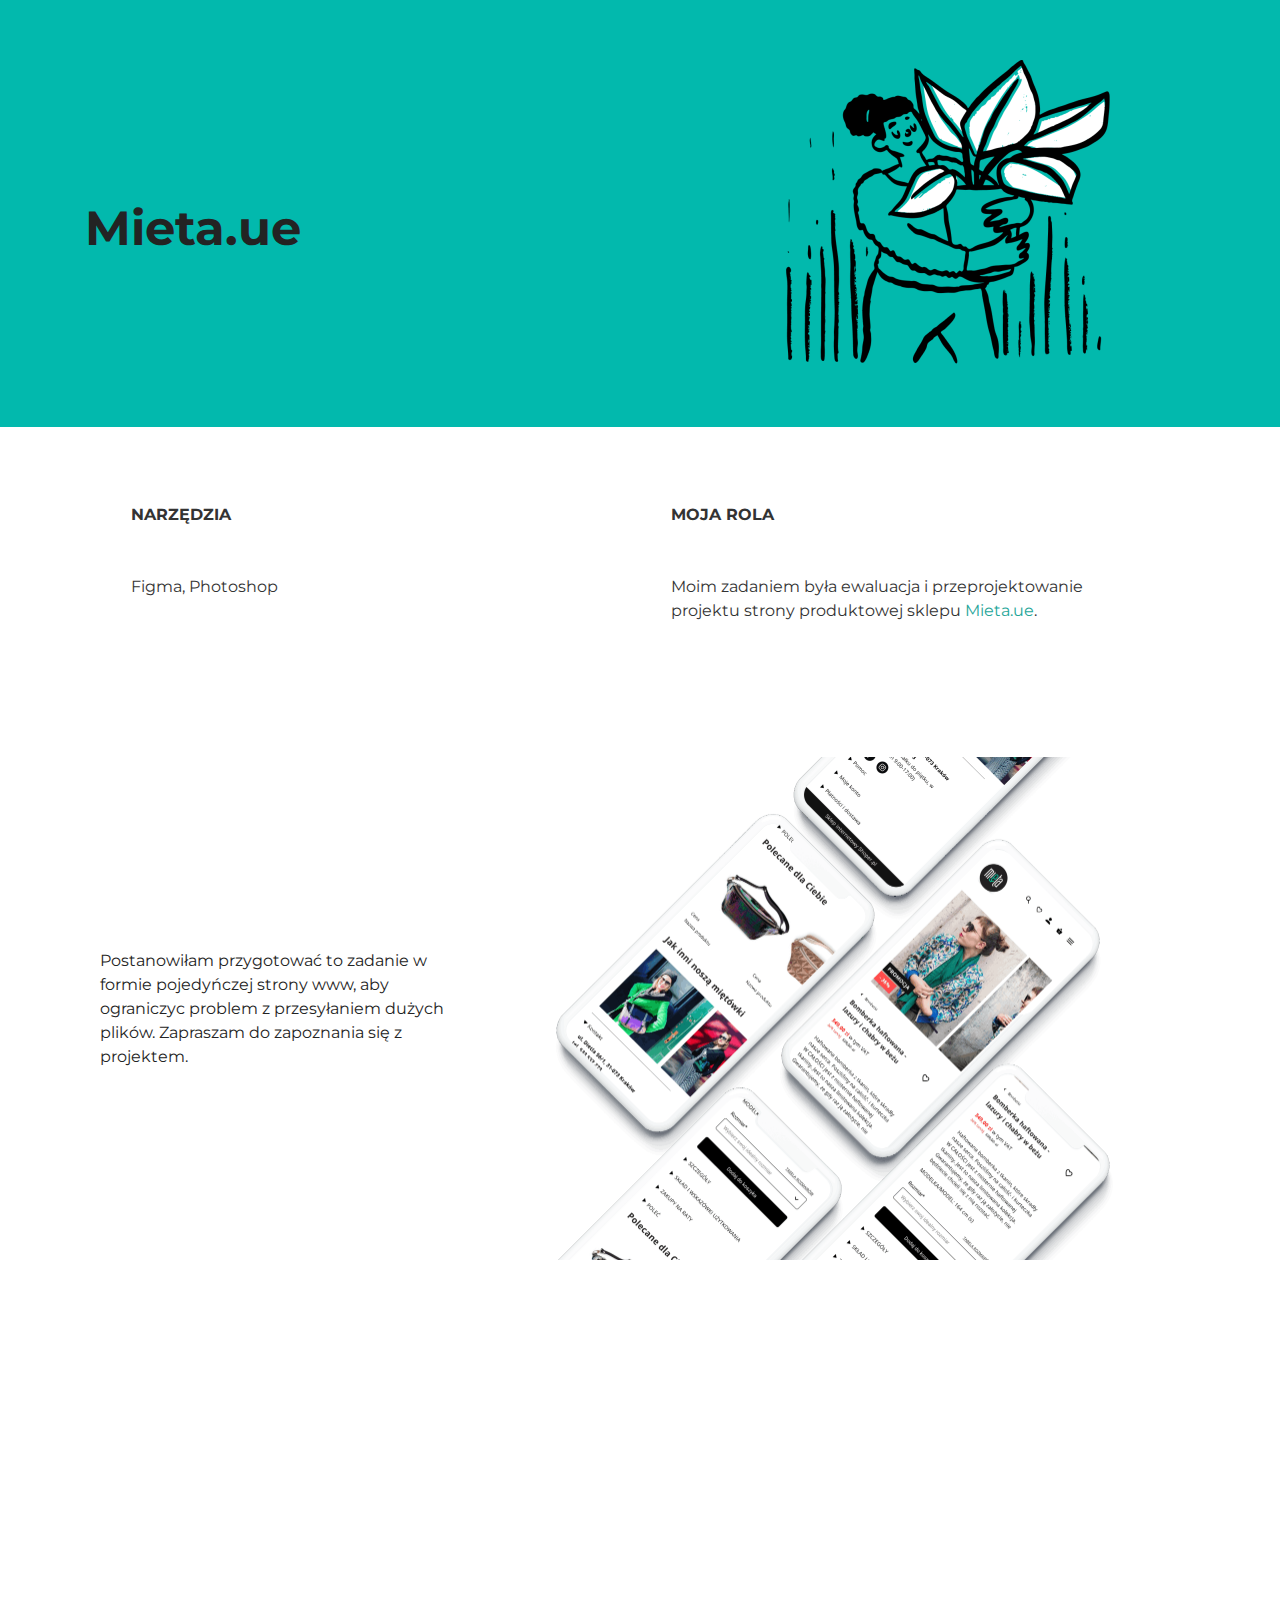
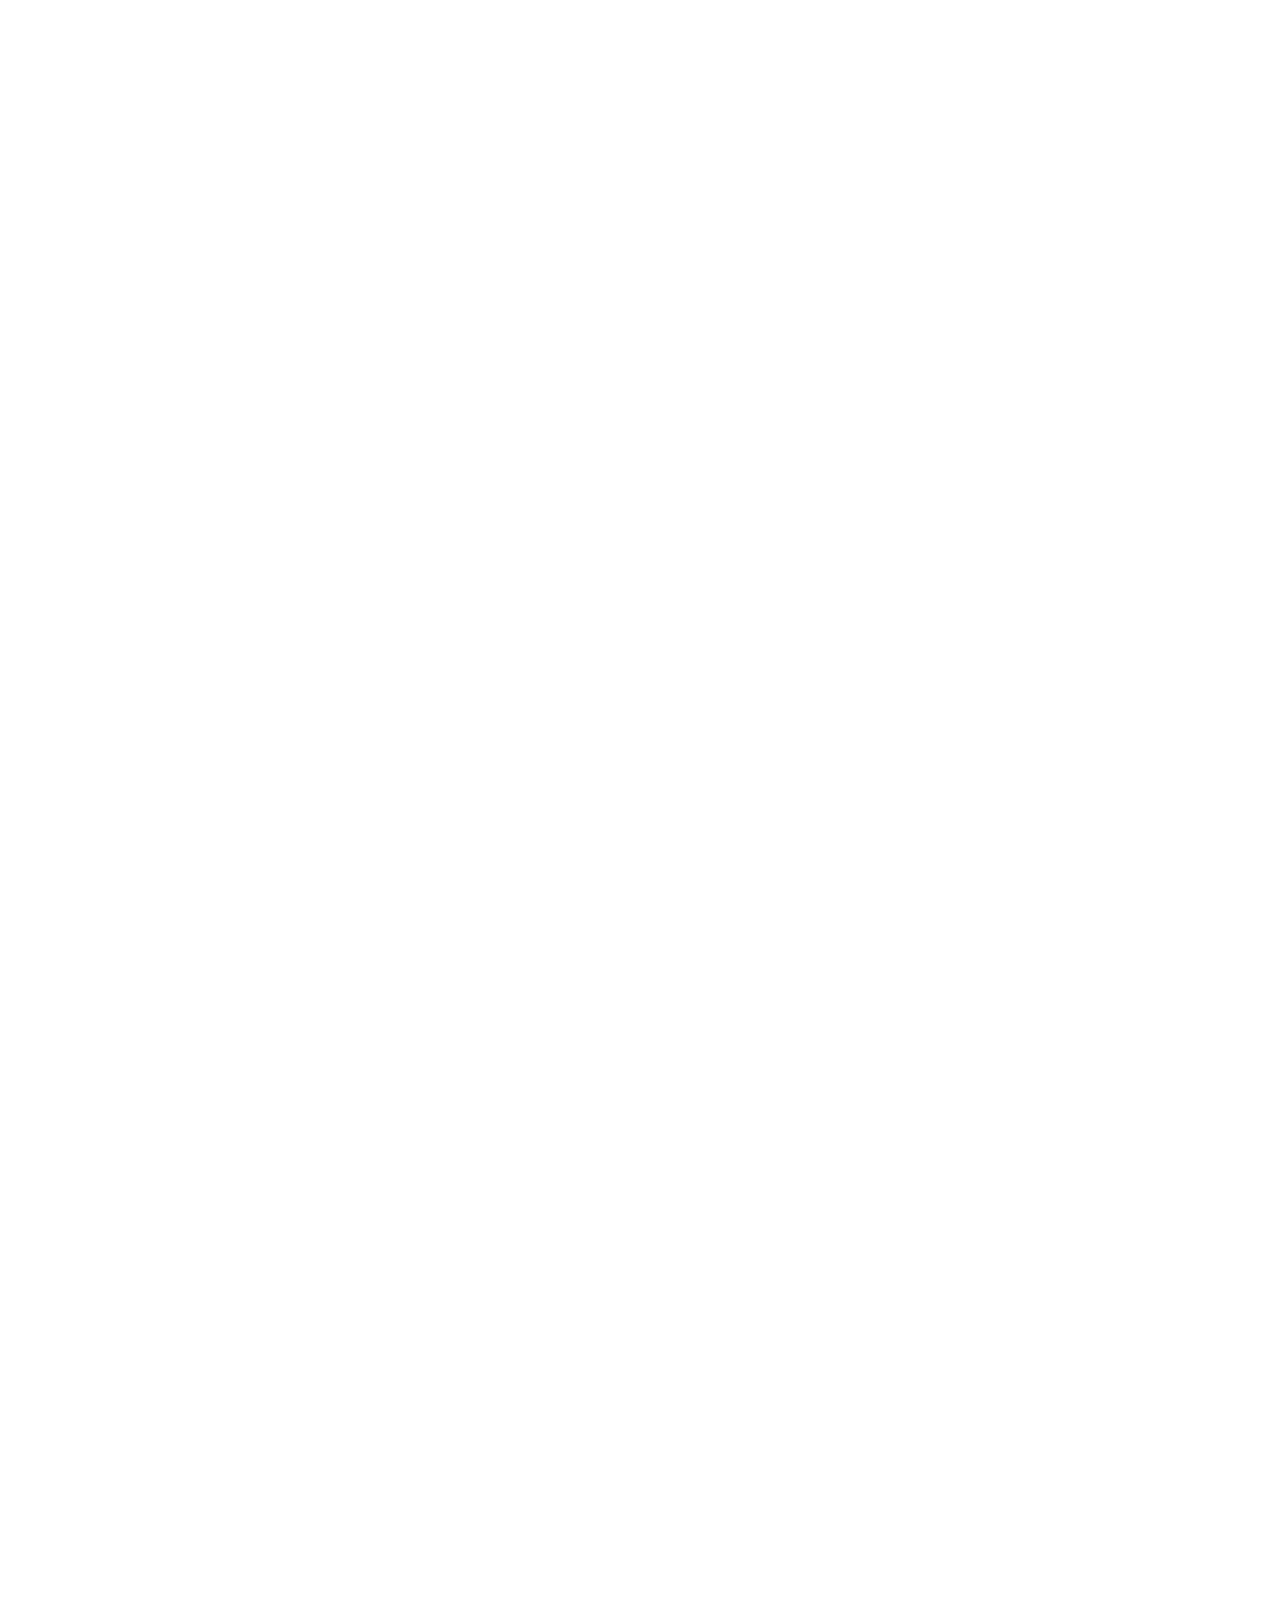
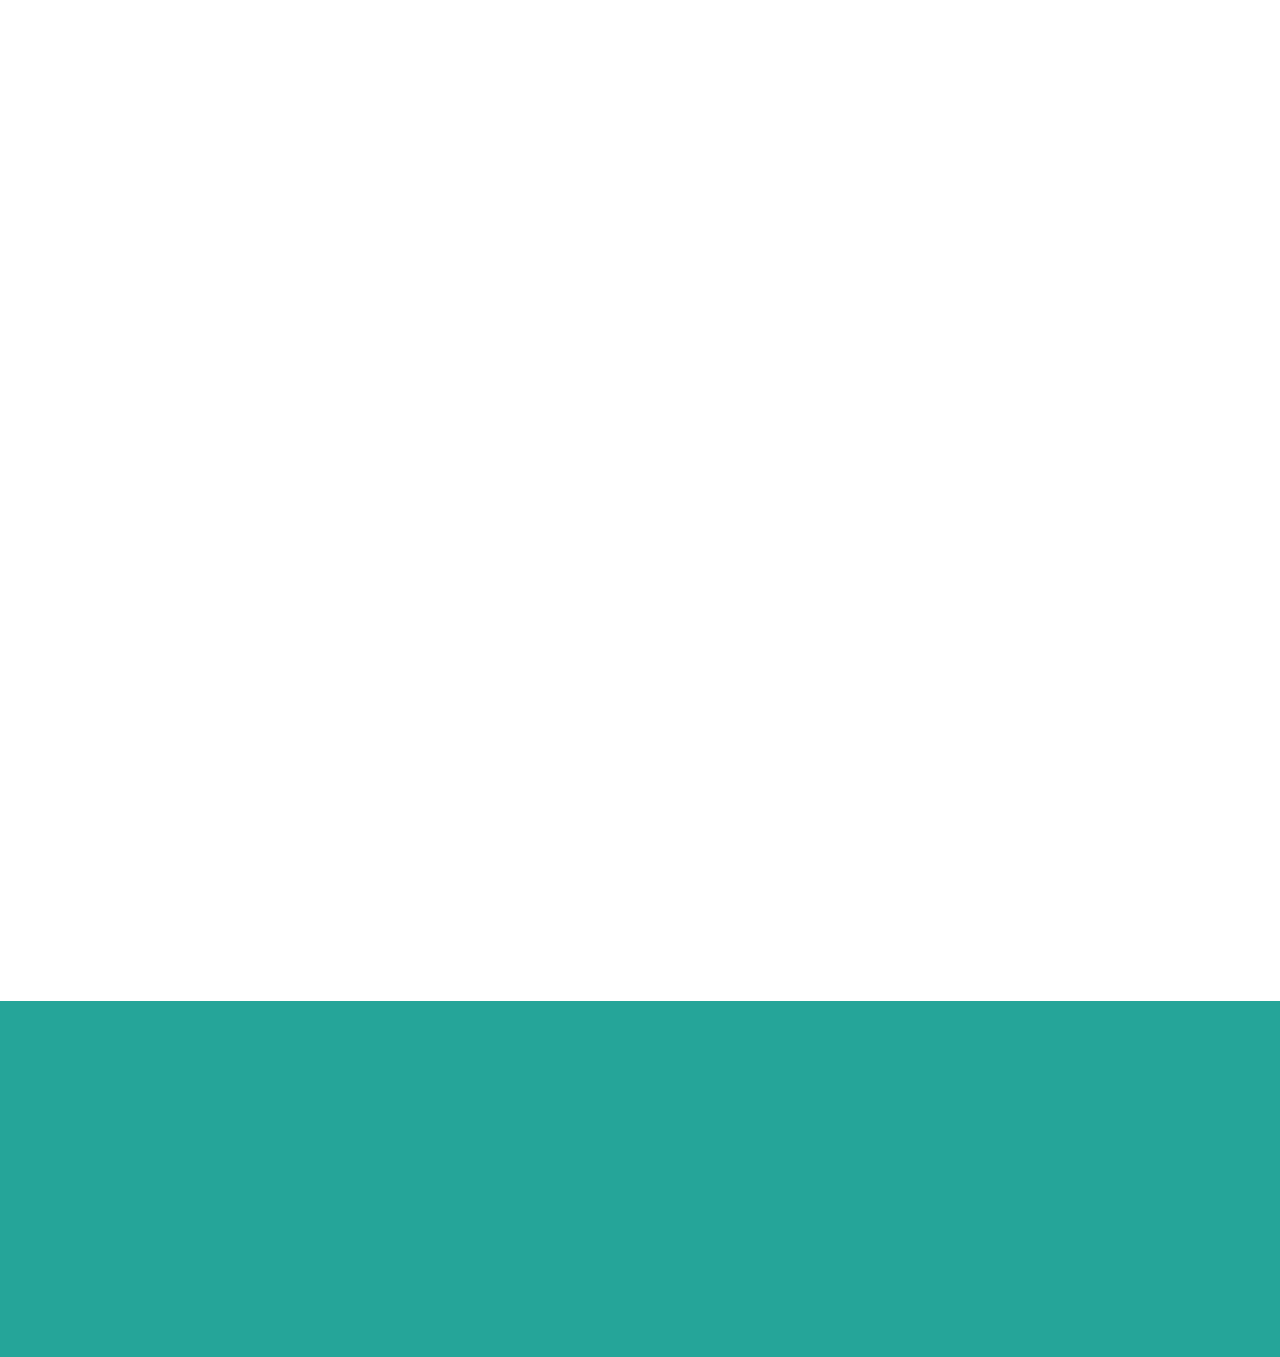
<file: index.html>
<!DOCTYPE html>
<html  >
<head>
  <!-- Site made with Mobirise Website Builder v4.10.15, https://mobirise.com -->
  <meta charset="UTF-8">
  <meta http-equiv="X-UA-Compatible" content="IE=edge">
  <meta name="generator" content="Mobirise v4.10.15, mobirise.com">
  <meta name="viewport" content="width=device-width, initial-scale=1, minimum-scale=1">
  <link rel="shortcut icon" href="assets/images/logo2-128x117-1.png" type="image/x-icon">
  <meta name="description" content="Zadanie rekrutacyjne">
  
  <title>Mieta</title>
  <link rel="stylesheet" href="assets/web/assets/mobirise-icons2/mobirise2.css">
  <link rel="stylesheet" href="assets/bootstrap/css/bootstrap.min.css">
  <link rel="stylesheet" href="assets/bootstrap/css/bootstrap-grid.min.css">
  <link rel="stylesheet" href="assets/bootstrap/css/bootstrap-reboot.min.css">
  <link rel="stylesheet" href="assets/tether/tether.min.css">
  <link rel="stylesheet" href="assets/animatecss/animate.min.css">
  <link rel="stylesheet" href="assets/theme/css/style.css">
  <link rel="preload" as="style" href="assets/mobirise/css/mbr-additional.css"><link rel="stylesheet" href="assets/mobirise/css/mbr-additional.css" type="text/css">
  
  
  
</head>
<body>
  <section class="header3 cid-rGmDShwZ9z" id="header3-7c">

    

    

    <div class="container">
        <div class="media-container-row">
            <div class="mbr-figure" style="width: 70%;">
                <img src="assets/images/plantdoodle-818x614.png" alt=" " title="Pablo Stanley Illustartion">
            </div>

            <div class="media-content">
                <h1 class="mbr-section-title mbr-white pb-3 mbr-fonts-style display-2"><strong><br></strong><br><br><strong>Mieta.ue</strong></h1>
                
                <div class="mbr-section-text mbr-white pb-3 ">
                    
                </div>
                
            </div>
        </div>
    </div>

</section>

<section class="engine"><a href="https://mobirise.info/g">build a site</a></section><section class="mbr-section article content14 cid-rGmDVIdzhL" id="content14-7d">
      
     

    <div class="container">
        <div class="media-container-row">
            <div class="row col-12 col-md-12">
                <div class="col-12 mbr-text mbr-fonts-style col-md-6 display-7">
                     <p class="p-3"><strong>NARZĘDZIA</strong></p><p class="p-3">Figma, Photoshop</p>
                </div>
                <div class="col-12 mbr-text mbr-fonts-style display-7 col-md-6">
                     <p class="p-3"><strong>MOJA ROLA</strong></p><p class="p-3">Moim zadaniem była ewaluacja i przeprojektowanie projektu strony produktowej sklepu <a href="https://mieta.eu/" target="_blank">Mieta.ue</a>.</p><p class="p-3"><br></p>
                </div>
                
            </div>
        </div>
    </div>
</section>

<section class="mbr-section content7 cid-rGmENf9DT0" id="content7-7e">
          
    

    <div class="container">
        <div class="media-container-row">
            <div class="col-12 col-md-12">
                <div class="media-container-row">
                    <div class="media-content">
                        <div class="mbr-section-text">
                            <p class="mbr-text align-right mb-0 mbr-fonts-style display-7"><strong>&nbsp;<br></strong><br><br><br><br><br><br><br>Postanowiłam przygotować to zadanie w formie pojedyńczej strony www, aby ograniczyc problem z przesyłaniem dużych plików. Zapraszam do zapoznania się z projektem.</p>
                        </div>
                    </div>
                    <div class="mbr-figure" style="width: 200%;">
                     <img src="assets/images/wizki-2-1342x1007.png" alt="The mocups of Izabella Creates Ecommerce Lanfing Page " title="Izabella Creates - Ecommerce Lanfing Page Case Study">  
                    </div>
                </div>
            </div>
        </div>
    </div>
</section>

<section class="mbr-section content7 cid-rGmENAyVF2" id="content7-7f">
          
    

    <div class="container">
        <div class="media-container-row">
            <div class="col-12 col-md-12">
                <div class="media-container-row">
                    <div class="media-content">
                        <div class="mbr-section-text">
                            <p class="mbr-text align-right mb-0 mbr-fonts-style display-7"><br><br><br><br><br><br><br><br><br>Strona produktowa tego sklepu postawiła przede mną wiele wyzwań. Od poprawek czysto UX/UI po poprawki marektingowe, które mogą podnieść konwersję na stronie.<br></p>
                        </div>
                    </div>
                    <div class="mbr-figure" style="width: 200%;">
                     <img src="assets/images/wizki-1-1342x1007.png" alt="The mobile mocups of commerce Lanfing Page Case Study" title="Izabella Creates - Ecommerce Lanfing Page Case Study">  
                    </div>
                </div>
            </div>
        </div>
    </div>
</section>

<section class="mbr-section article content1 cid-rGmKr0bSkT" id="content1-7g">
    
     

    <div class="container">
        <div class="media-container-row">
            <div class="mbr-text col-12 mbr-fonts-style display-5 col-md-12"><p><strong>Zadanie -</strong></p></div>
        </div>
    </div>
</section>

<section class="mbr-section content7 cid-rGmKBnYwDc" id="content7-7i">
          
    

    <div class="container">
        <div class="media-container-row">
            <div class="col-12 col-md-12">
                <div class="media-container-row">
                    <div class="media-content">
                        <div class="mbr-section-text">
                            <p class="mbr-text align-right mb-0 mbr-fonts-style display-7"><strong>&nbsp;<br></strong><br><br><br><br><br><br><br>Prace zaczęłam od zapoznania się z serwisem. Następnie przystąpiłam do wypisania wszytskich obserwacji odnośnie strony produktowej.<br><br><strong><a href="assets/files/Desktop.pdf" target="_blank">Zobacz &nbsp;komentarze dla wiodku desktop</a><br><b><a href="assets/files/Komentarze mobile.pdf" target="_blank">Zobacz komentarze dla widoku mobile</a></b></strong><br><a href="assets/files/Interakcje.pdf" target="_blank">Zobacz komentarze dla interakcji</a></p>
                        </div>
                    </div>
                    <div class="mbr-figure" style="width: 200%;">
                     <img src="assets/images/bialy-ipad-1342x1007.png" alt="The mocups of Izabella Creates Ecommerce Lanfing Page " title="Izabella Creates - Ecommerce Lanfing Page Case Study">  
                    </div>
                </div>
            </div>
        </div>
    </div>
</section>

<section class="mbr-section content7 cid-rGmMKIDCjP" id="content7-7k">
          
    

    <div class="container">
        <div class="media-container-row">
            <div class="col-12 col-md-12">
                <div class="media-container-row">
                    <div class="media-content">
                        <div class="mbr-section-text">
                            <p class="mbr-text align-right mb-0 mbr-fonts-style display-7"><br><br><br><br><br><br><br><br>Po przeanalizowaniu wszytskich materiałów, naszkicowałam ręcznie koncept strony, który stanowił bazę do wireframu.<br><br><a href="assets/files/wireframe.pdf" target="_blank">Zobacz wireframe</a><br>
<br></p>
                        </div>
                    </div>
                    <div class="mbr-figure" style="width: 200%;">
                     <img src="assets/images/szkic-wizka-1342x1007.png" alt="The mobile mocups of commerce Lanfing Page Case Study" title="Izabella Creates - Ecommerce Lanfing Page Case Study">  
                    </div>
                </div>
            </div>
        </div>
    </div>
</section>

<section class="mbr-section content7 cid-rGmMJPdsux" id="content7-7j">
          
    

    <div class="container">
        <div class="media-container-row">
            <div class="col-12 col-md-12">
                <div class="media-container-row">
                    <div class="media-content">
                        <div class="mbr-section-text">
                            <p class="mbr-text align-right mb-0 mbr-fonts-style display-7"><strong>&nbsp;<br></strong><br><br><br><br><br><br><br><br>Następnie przeszłam do projektowania widoków dla wersji mobilnej i desktop. Cała strona zaprojektowana została na gridzie, co umożliwia łatwą implementacje responsywności.<br>
<br><a href="assets/files/Mobile.pdf" target="_blank">Zobacz widok - mobile</a><br><a href="assets/files/Desktop.pdf" target="_blank">Zobacz wiodok - desktop</a></p>
                        </div>
                    </div>
                    <div class="mbr-figure" style="width: 200%;">
                     <img src="assets/images/mobile-wizka-1342x891.png" alt="The mocups of Izabella Creates Ecommerce Lanfing Page " title="Izabella Creates - Ecommerce Lanfing Page Case Study">  
                    </div>
                </div>
            </div>
        </div>
    </div>
</section>

<section class="mbr-section content7 cid-rGmOW0xQqf" id="content7-7l">
          
    

    <div class="container">
        <div class="media-container-row">
            <div class="col-12 col-md-10">
                <div class="media-container-row">
                    <div class="media-content">
                        <div class="mbr-section-text">
                            <p class="mbr-text align-right mb-0 mbr-fonts-style display-7"><br><br><br><br><br><br>Na sam koniec przygotowałam prosty prototyp, który pokazuje większość możliwości strony oraz krótkie uzasadnienie decyzji projektowych.&nbsp;<br><br><a href="https://www.figma.com/proto/RQstjth1HiqVHZRSzggbSq/Mietka?node-id=23%3A353&scaling=min-zoom" target="_blank">Zobacz prototyp</a><br><a href="assets/files/Explanation.pdf" target="_blank">Zobacz uzasadnienie</a></p>
                        </div>
                    </div>
                    <div class="mbr-figure" style="width: 200%;">
                     <img src="assets/images/wyjasnienie-wizka-1094x821.png" alt="Mobirise" title="">  
                    </div>
                </div>
            </div>
        </div>
    </div>
</section>

<section class="mbr-section info1 cid-rGmPwwALNP" id="info1-7m">

    

    
    <div class="container">
        <div class="row justify-content-center content-row">
            <div class="media-container-column title col-12 col-lg-7 col-md-6">
                <h3 class="mbr-section-subtitle align-left mbr-light pb-3 mbr-fonts-style display-5"><strong>Dziękuję za dotracie do końca tej strony.&nbsp;</strong><br><strong>Mam nadzieję, że spodobała się Wam zaproponowane przeze mnie rozwiązanie. Czekam z niecierpliowścią na feedback.</strong><br><strong>- Pozdrawiam, Izabella</strong><br></h3>
                <h2 class="align-left mbr-bold mbr-fonts-style display-4">Po prawej załączam link do mojego portfolio.  ⮕<br></h2>
            </div>
            <div class="media-container-column col-12 col-lg-3 col-md-4">
                <div class="mbr-section-btn align-right py-4"><a class="btn btn-black-outline display-4" href="https://izabellacreates.com/" target="_blank">Moje portfolio</a></div>
            </div>
        </div>
    </div>
</section>


  <script src="assets/web/assets/jquery/jquery.min.js"></script>
  <script src="assets/popper/popper.min.js"></script>
  <script src="assets/bootstrap/js/bootstrap.min.js"></script>
  <script src="assets/tether/tether.min.js"></script>
  <script src="assets/smoothscroll/smooth-scroll.js"></script>
  <script src="assets/viewportchecker/jquery.viewportchecker.js"></script>
  <script src="assets/theme/js/script.js"></script>
  
  
  <input name="animation" type="hidden">
   <div id="scrollToTop" class="scrollToTop mbr-arrow-up"><a style="text-align: center;"><i class="mbr-arrow-up-icon mbr-arrow-up-icon-cm cm-icon cm-icon-smallarrow-up"></i></a></div>
  </body>
</html>
</file>
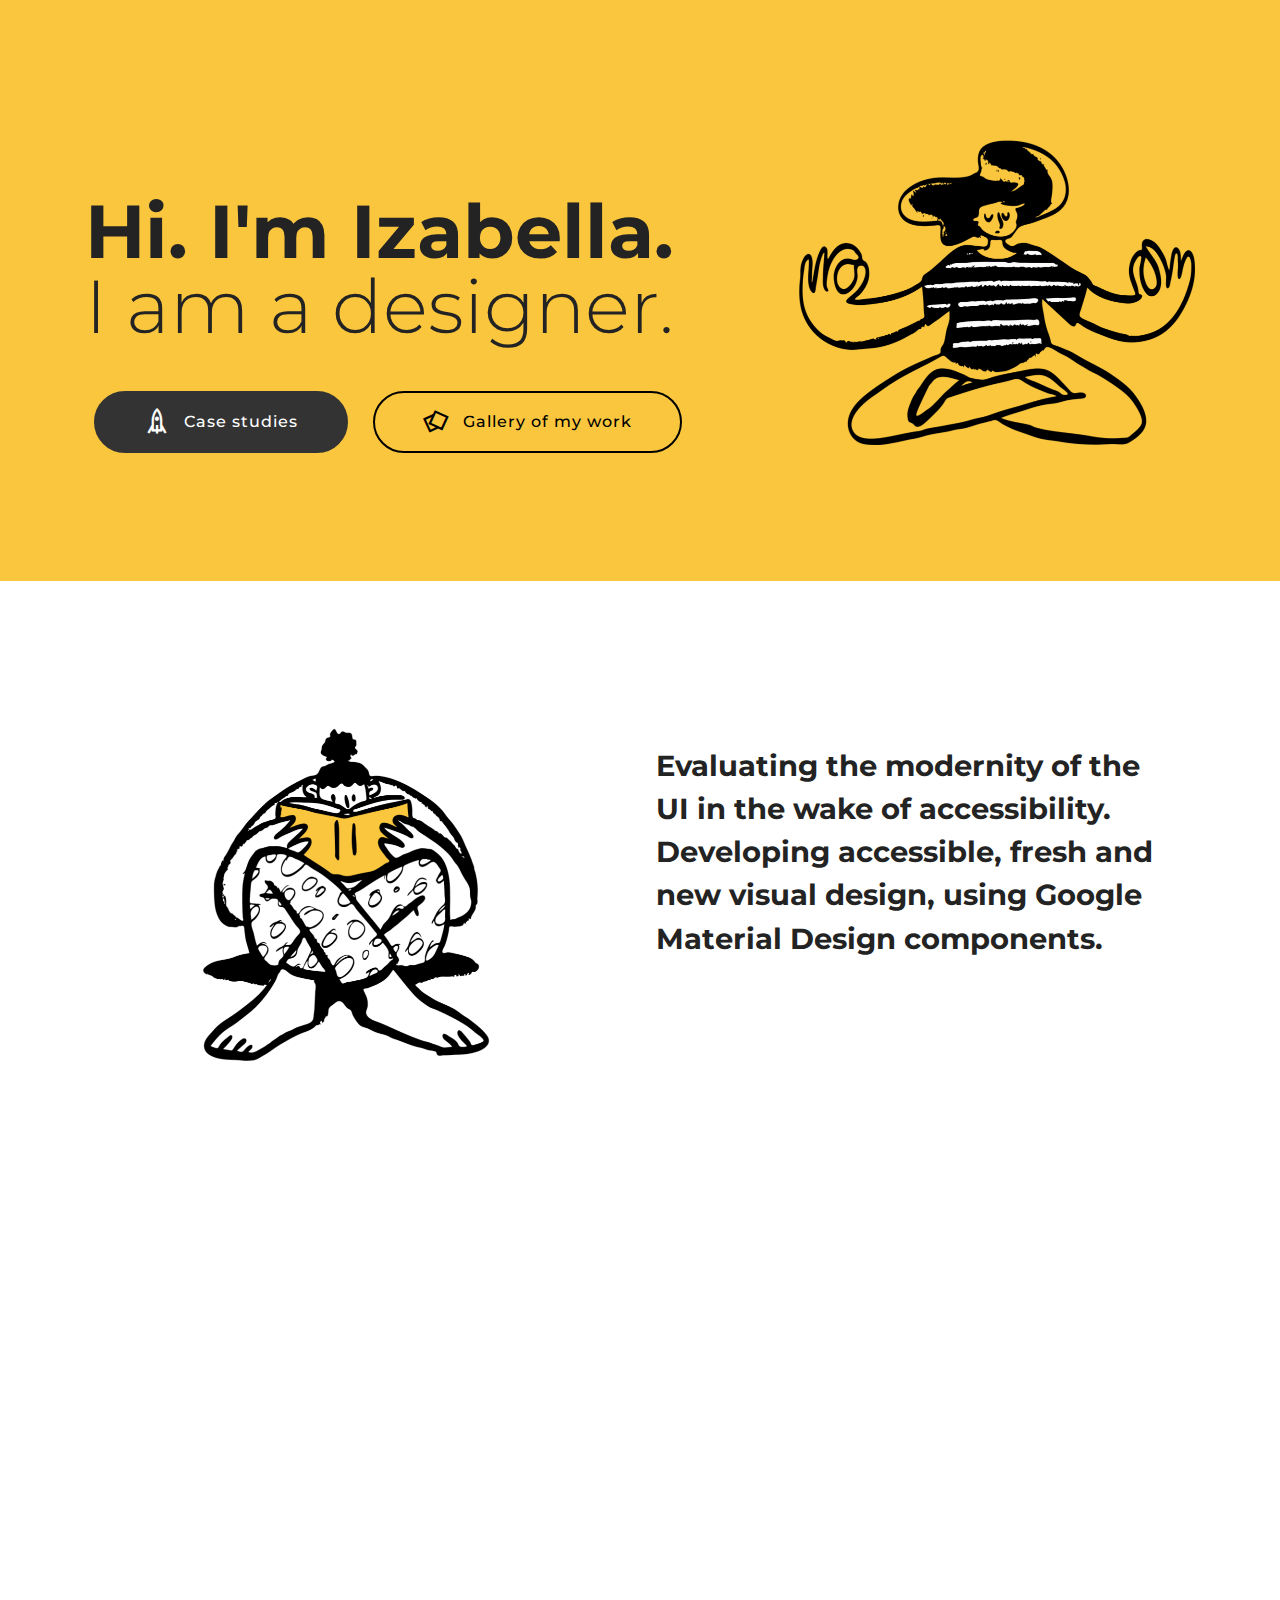
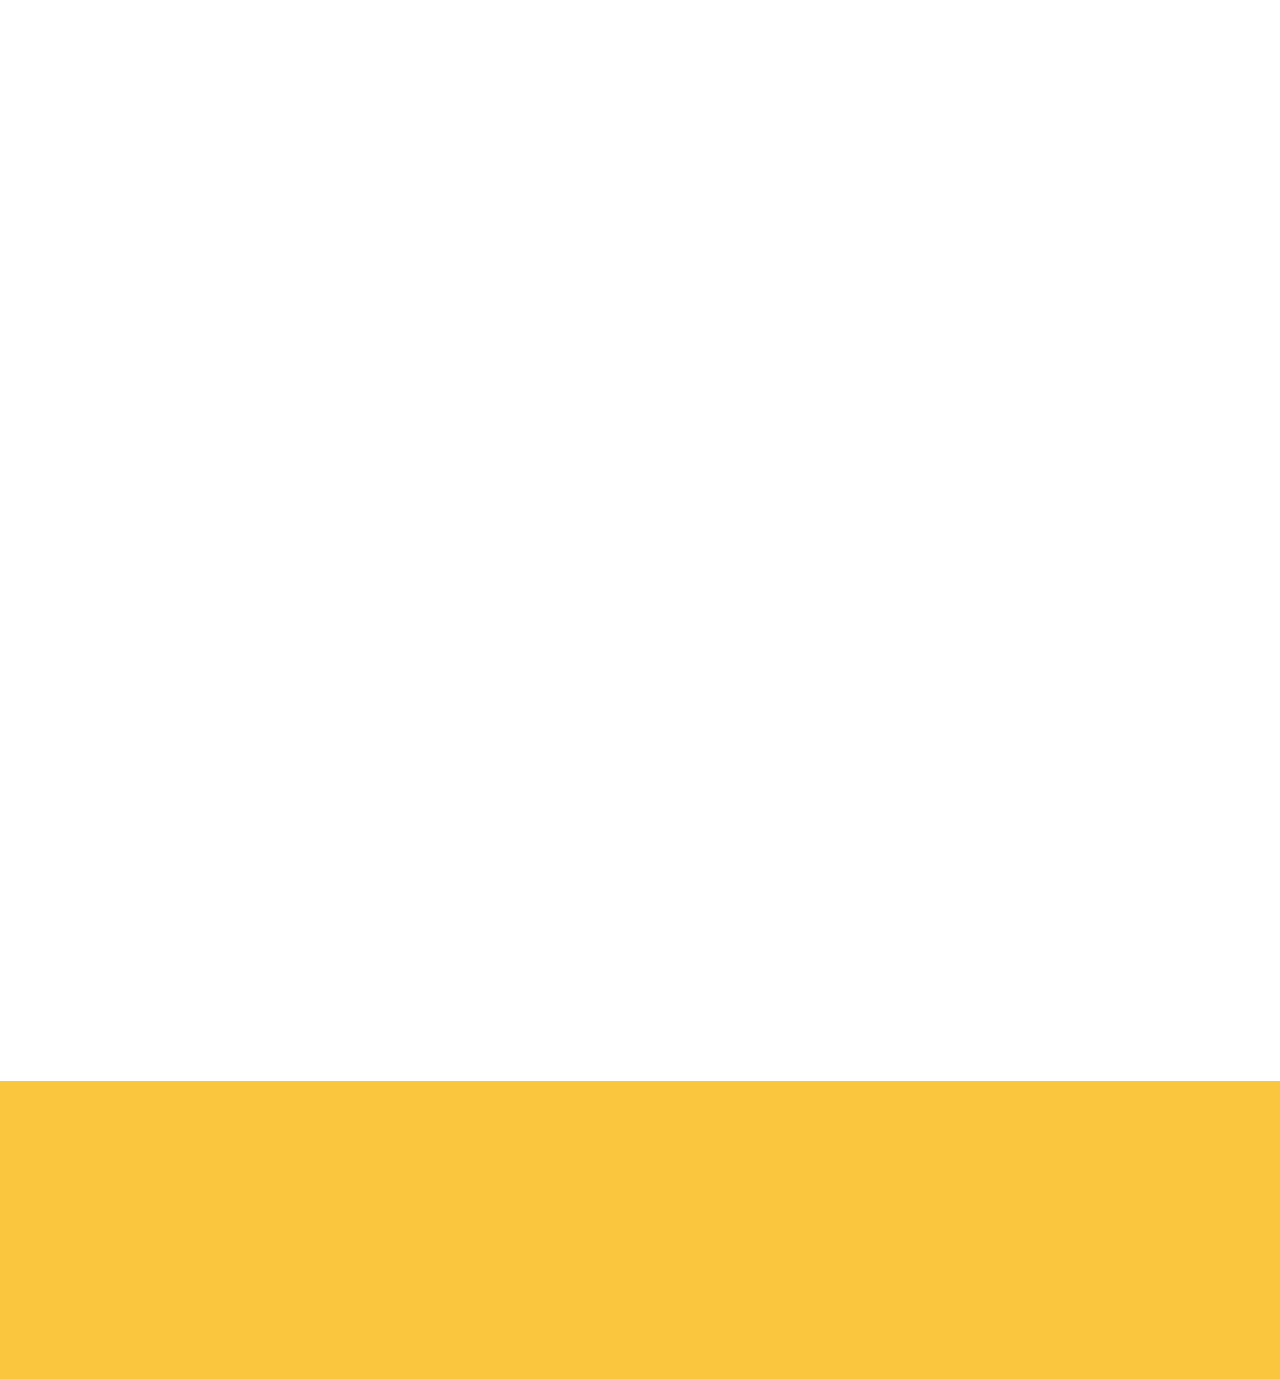
<file: home.html>
<!DOCTYPE html>
<html  >
<head>
  <!-- Site made with Mobirise Website Builder v4.10.15, https://mobirise.com -->
  <meta charset="UTF-8">
  <meta http-equiv="X-UA-Compatible" content="IE=edge">
  <meta name="generator" content="Mobirise v4.10.15, mobirise.com">
  <meta name="viewport" content="width=device-width, initial-scale=1, minimum-scale=1">
  <link rel="shortcut icon" href="assets/images/logo2-128x117-1.png" type="image/x-icon">
  <meta name="description" content="Hi! I'm Izabella Tokarska, a UX/UI designer. If you want to see my portfolio you can always visit this website.">
  
  <title>Homepage | Izabella Creates</title>
  <link rel="stylesheet" href="assets/web/assets/mobirise-icons2/mobirise2.css">
  <link rel="stylesheet" href="assets/bootstrap/css/bootstrap.min.css">
  <link rel="stylesheet" href="assets/bootstrap/css/bootstrap-grid.min.css">
  <link rel="stylesheet" href="assets/bootstrap/css/bootstrap-reboot.min.css">
  <link rel="stylesheet" href="assets/tether/tether.min.css">
  <link rel="stylesheet" href="assets/animatecss/animate.min.css">
  <link rel="stylesheet" href="assets/theme/css/style.css">
  <link rel="preload" as="style" href="assets/mobirise/css/mbr-additional.css"><link rel="stylesheet" href="assets/mobirise/css/mbr-additional.css" type="text/css">
  
  
  
</head>
<body>
  <section class="header3 cid-rFh1ZRCBfp" id="header3-d">

    

    

    <div class="container">
        <div class="media-container-row">
            <div class="mbr-figure" style="width: 70%;">
                <img src="assets/images/header-4-818x681.png" alt="Pablo Stanley Illustartion" title="Header image - meditating girl">
            </div>

            <div class="media-content">
                <h1 class="mbr-section-title mbr-white pb-3 mbr-fonts-style display-1"><strong><br></strong><strong>Hi.&nbsp;</strong><strong>I'm Izabella.</strong><br>I am a designer.</h1>
                
                <div class="mbr-section-text mbr-white pb-3 ">
                    
                </div>
                <div class="mbr-section-btn"><a class="btn btn-md btn-black display-4" href="home.html#content7-l"><span class="mobi-mbri mobi-mbri-rocket mbr-iconfont mbr-iconfont-btn"></span>Case studies</a> <a class="btn btn-md btn-black-outline display-4" href="designs.html#header9-2"><span class="mobi-mbri mobi-mbri-image-gallery mbr-iconfont mbr-iconfont-btn"></span>Gallery of my work</a></div>
            </div>
        </div>
    </div>

</section>

<section class="engine"><a href="https://mobirise.info/c">free website builder</a></section><section class="mbr-section content7 cid-rFhfQwgj55" id="content7-l">
          
    

    <div class="container">
        <div class="media-container-row">
            <div class="col-12 col-md-12">
                <div class="media-container-row">
                    <div class="media-content">
                        <div class="mbr-section-text">
                            <p class="mbr-text align-right mb-0 mbr-fonts-style display-5"><strong><br></strong><strong>Evaluating the modernity of the UI in the wake of accessibility. Developing accessible, fresh and new visual design, using Google Material Design components.</strong><br><br><a href="masterthesis.html#header9-s"><strong>Read more </strong>⮕</a><strong><br></strong><br></p>
                        </div>
                    </div>
                    <div class="mbr-figure" style="width: 100%;">
                     <a href="masterthesis.html#header9-s"><img src="assets/images/accessibility-984x738.png" alt="Pablo Stanley Illustartion" title="Gril is reading - illustartion"></a>  
                    </div>
                </div>
            </div>
        </div>
    </div>
</section>

<section class="mbr-section content7 cid-rFDztokjQJ" id="content7-6b">
          
    

    <div class="container">
        <div class="media-container-row">
            <div class="col-12 col-md-12">
                <div class="media-container-row">
                    <div class="media-content">
                        <div class="mbr-section-text">
                            <p class="mbr-text align-right mb-0 mbr-fonts-style display-5"><strong>&nbsp;&nbsp;<br></strong><br><strong>Identifying possibilities, pain points, target groups and getting all together for a usable and efficient website mockups.</strong><br><br><strong><a href="personalwebsite.html#header9-4a"><b>Read more</b> ⮕</a><br></strong><br></p>
                        </div>
                    </div>
                    <div class="mbr-figure" style="width: 100%;">
                     <a href="personalwebsite.html#header9-4a"><img src="assets/images/personalportfolio-984x738.png" alt="Pablo Stanley Illustartion" title="Modern gril walking down the street - illustartion"></a>  
                    </div>
                </div>
            </div>
        </div>
    </div>
</section>

<section class="mbr-section content7 cid-rFDztO7K8K" id="content7-6c">
          
    

    <div class="container">
        <div class="media-container-row">
            <div class="col-12 col-md-12">
                <div class="media-container-row">
                    <div class="media-content">
                        <div class="mbr-section-text">
                            <p class="mbr-text align-right mb-0 mbr-fonts-style display-5"><strong><br></strong><strong>Developing the non-profit project, to help my friends from the Elektron Student Organisation, which I used to be a member, to promo their new startup project.</strong><br><br><a href="equarium.html#header9-54"><strong>Read more&nbsp;</strong></a><a href="equarium.html#header9-54">⮕</a><br></p>
                        </div>
                    </div>
                    <div class="mbr-figure" style="width: 105%;">
                     <a href="equarium.html#header9-54"><img src="assets/images/equarium-984x738.png" alt="Pablo Stanley Illustartion" title="Boy dreaming about his career - illustration"></a>  
                    </div>
                </div>
            </div>
        </div>
    </div>
</section>

<section class="mbr-section content7 cid-rFDzug3WRR" id="content7-6d">
          
    

    <div class="container">
        <div class="media-container-row">
            <div class="col-12 col-md-12">
                <div class="media-container-row">
                    <div class="media-content">
                        <div class="mbr-section-text">
                            <p class="mbr-text align-right mb-0 mbr-fonts-style display-5"><strong>&nbsp;&nbsp;</strong><br><strong>Delivering a simple and usable website, which guides the potential users through the shopping experience.</strong><br><br><a href="ecommerce.html#header9-2e"><strong>Read more</strong> ⮕</a><strong><a href="ecommerce.html#header9-2e">&nbsp;</a></strong><br></p>
                        </div>
                    </div>
                    <div class="mbr-figure" style="width: 105%;">
                     <a href="ecommerce.html"><img src="assets/images/shop-984x738.png" alt="Pablo Stanley Illustartion" title="Human going out of the gift box - illustration"></a>  
                    </div>
                </div>
            </div>
        </div>
    </div>
</section>

<section class="mbr-section info1 cid-rFhh1vfoE2" id="info1-n">

    

    
    <div class="container">
        <div class="row justify-content-center content-row">
            <div class="media-container-column title col-12 col-lg-7 col-md-6">
                <h3 class="mbr-section-subtitle align-left mbr-light pb-3 mbr-fonts-style display-5"><strong>Thanks for reaching the bottom of this page. If you want to see what I’m working on, go and check links below. Explore them at your own peril! <br></strong></h3>
                <h2 class="align-left mbr-bold mbr-fonts-style display-4">If you like the old way, you can download my 
Resume.  ⮕</h2>
            </div>
            <div class="media-container-column col-12 col-lg-3 col-md-4">
                <div class="mbr-section-btn align-right py-4"><a class="btn btn-black-outline display-4" href="assets/files/IzabellaTokarska_uxuidesigner.pdf" target="_blank"><span class="mobi-mbri mobi-mbri-download-2 mbr-iconfont mbr-iconfont-btn"></span><strong>My Resume</strong></a></div>
            </div>
        </div>
    </div>
</section>


  <script src="assets/web/assets/jquery/jquery.min.js"></script>
  <script src="assets/popper/popper.min.js"></script>
  <script src="assets/bootstrap/js/bootstrap.min.js"></script>
  <script src="assets/tether/tether.min.js"></script>
  <script src="assets/smoothscroll/smooth-scroll.js"></script>
  <script src="assets/viewportchecker/jquery.viewportchecker.js"></script>
  <script src="assets/theme/js/script.js"></script>
  
  
  <input name="animation" type="hidden">
   <div id="scrollToTop" class="scrollToTop mbr-arrow-up"><a style="text-align: center;"><i class="mbr-arrow-up-icon mbr-arrow-up-icon-cm cm-icon cm-icon-smallarrow-up"></i></a></div>
  </body>
</html>
</file>
<file: assets/web/assets/mobirise-icons2/mobirise2.css>
@font-face {
  font-family: 'Moririse2';
  font-display: swap;
  src:  url('mobirise2.eot?f2bix4');
  src:  url('mobirise2.eot?f2bix4#iefix') format('embedded-opentype'),
    url('mobirise2.ttf?f2bix4') format('truetype'),
    url('mobirise2.woff?f2bix4') format('woff'),
    url('mobirise2.svg?f2bix4#mobirise2') format('svg');
  font-weight: normal;
  font-style: normal;
}

[class^="mobi-"], [class*=" mobi-"] {
  /* use !important to prevent issues with browser extensions that change fonts */
  font-family: 'Moririse2' !important;
  speak: none;
  font-style: normal;
  font-weight: normal;
  font-variant: normal;
  text-transform: none;
  line-height: 1;

  /* Better Font Rendering =========== */
  -webkit-font-smoothing: antialiased;
  -moz-osx-font-smoothing: grayscale;
}

.mobi-mbri-add-submenu:before {
  content: "\e900";
}
.mobi-mbri-alert:before {
  content: "\e901";
}
.mobi-mbri-align-center:before {
  content: "\e902";
}
.mobi-mbri-align-justify:before {
  content: "\e903";
}
.mobi-mbri-align-left:before {
  content: "\e904";
}
.mobi-mbri-align-right:before {
  content: "\e905";
}
.mobi-mbri-android:before {
  content: "\e906";
}
.mobi-mbri-apple:before {
  content: "\e907";
}
.mobi-mbri-arrow-down:before {
  content: "\e908";
}
.mobi-mbri-arrow-next:before {
  content: "\e909";
}
.mobi-mbri-arrow-prev:before {
  content: "\e90a";
}
.mobi-mbri-arrow-up:before {
  content: "\e90b";
}
.mobi-mbri-bold:before {
  content: "\e90c";
}
.mobi-mbri-bookmark:before {
  content: "\e90d";
}
.mobi-mbri-bootstrap:before {
  content: "\e90e";
}
.mobi-mbri-briefcase:before {
  content: "\e90f";
}
.mobi-mbri-browse:before {
  content: "\e910";
}
.mobi-mbri-bulleted-list:before {
  content: "\e911";
}
.mobi-mbri-calendar:before {
  content: "\e912";
}
.mobi-mbri-camera:before {
  content: "\e913";
}
.mobi-mbri-cart-add:before {
  content: "\e914";
}
.mobi-mbri-cart-full:before {
  content: "\e915";
}
.mobi-mbri-cash:before {
  content: "\e916";
}
.mobi-mbri-change-style:before {
  content: "\e917";
}
.mobi-mbri-chat:before {
  content: "\e918";
}
.mobi-mbri-clock:before {
  content: "\e919";
}
.mobi-mbri-close:before {
  content: "\e91a";
}
.mobi-mbri-cloud:before {
  content: "\e91b";
}
.mobi-mbri-code:before {
  content: "\e91c";
}
.mobi-mbri-contact-form:before {
  content: "\e91d";
}
.mobi-mbri-credit-card:before {
  content: "\e91e";
}
.mobi-mbri-cursor-click:before {
  content: "\e91f";
}
.mobi-mbri-cust-feedback:before {
  content: "\e920";
}
.mobi-mbri-database:before {
  content: "\e921";
}
.mobi-mbri-delivery:before {
  content: "\e922";
}
.mobi-mbri-desktop:before {
  content: "\e923";
}
.mobi-mbri-devices:before {
  content: "\e924";
}
.mobi-mbri-down:before {
  content: "\e925";
}
.mobi-mbri-download-2:before {
  content: "\e926";
}
.mobi-mbri-download:before {
  content: "\e927";
}
.mobi-mbri-drag-n-drop-2:before {
  content: "\e928";
}
.mobi-mbri-drag-n-drop:before {
  content: "\e929";
}
.mobi-mbri-edit-2:before {
  content: "\e92a";
}
.mobi-mbri-edit:before {
  content: "\e92b";
}
.mobi-mbri-error:before {
  content: "\e92c";
}
.mobi-mbri-extension:before {
  content: "\e92d";
}
.mobi-mbri-features:before {
  content: "\e92e";
}
.mobi-mbri-file:before {
  content: "\e92f";
}
.mobi-mbri-flag:before {
  content: "\e930";
}
.mobi-mbri-folder:before {
  content: "\e931";
}
.mobi-mbri-gift:before {
  content: "\e932";
}
.mobi-mbri-github:before {
  content: "\e933";
}
.mobi-mbri-globe-2:before {
  content: "\e934";
}
.mobi-mbri-globe:before {
  content: "\e935";
}
.mobi-mbri-growing-chart:before {
  content: "\e936";
}
.mobi-mbri-hearth:before {
  content: "\e937";
}
.mobi-mbri-help:before {
  content: "\e938";
}
.mobi-mbri-home:before {
  content: "\e939";
}
.mobi-mbri-hot-cup:before {
  content: "\e93a";
}
.mobi-mbri-idea:before {
  content: "\e93b";
}
.mobi-mbri-image-gallery:before {
  content: "\e93c";
}
.mobi-mbri-image-slider:before {
  content: "\e93d";
}
.mobi-mbri-info:before {
  content: "\e93e";
}
.mobi-mbri-italic:before {
  content: "\e93f";
}
.mobi-mbri-key:before {
  content: "\e940";
}
.mobi-mbri-laptop:before {
  content: "\e941";
}
.mobi-mbri-layers:before {
  content: "\e942";
}
.mobi-mbri-left-right:before {
  content: "\e943";
}
.mobi-mbri-left:before {
  content: "\e944";
}
.mobi-mbri-letter:before {
  content: "\e945";
}
.mobi-mbri-like:before {
  content: "\e946";
}
.mobi-mbri-link:before {
  content: "\e947";
}
.mobi-mbri-lock:before {
  content: "\e948";
}
.mobi-mbri-login:before {
  content: "\e949";
}
.mobi-mbri-logout:before {
  content: "\e94a";
}
.mobi-mbri-magic-stick:before {
  content: "\e94b";
}
.mobi-mbri-map-pin:before {
  content: "\e94c";
}
.mobi-mbri-menu:before {
  content: "\e94d";
}
.mobi-mbri-mobile-2:before {
  content: "\e94e";
}
.mobi-mbri-mobile-horizontal:before {
  content: "\e94f";
}
.mobi-mbri-mobile:before {
  content: "\e950";
}
.mobi-mbri-mobirise:before {
  content: "\e951";
}
.mobi-mbri-more-horizontal:before {
  content: "\e952";
}
.mobi-mbri-more-vertical:before {
  content: "\e953";
}
.mobi-mbri-music:before {
  content: "\e954";
}
.mobi-mbri-new-file:before {
  content: "\e955";
}
.mobi-mbri-numbered-list:before {
  content: "\e956";
}
.mobi-mbri-opened-folder:before {
  content: "\e957";
}
.mobi-mbri-pages:before {
  content: "\e958";
}
.mobi-mbri-paper-plane:before {
  content: "\e959";
}
.mobi-mbri-paperclip:before {
  content: "\e95a";
}
.mobi-mbri-phone:before {
  content: "\e95b";
}
.mobi-mbri-photo:before {
  content: "\e95c";
}
.mobi-mbri-photos:before {
  content: "\e95d";
}
.mobi-mbri-pin:before {
  content: "\e95e";
}
.mobi-mbri-play:before {
  content: "\e95f";
}
.mobi-mbri-plus:before {
  content: "\e960";
}
.mobi-mbri-preview:before {
  content: "\e961";
}
.mobi-mbri-print:before {
  content: "\e962";
}
.mobi-mbri-protect:before {
  content: "\e963";
}
.mobi-mbri-question:before {
  content: "\e964";
}
.mobi-mbri-quote-left:before {
  content: "\e965";
}
.mobi-mbri-quote-right:before {
  content: "\e966";
}
.mobi-mbri-redo:before {
  content: "\e967";
}
.mobi-mbri-refresh:before {
  content: "\e968";
}
.mobi-mbri-responsive-2:before {
  content: "\e969";
}
.mobi-mbri-responsive:before {
  content: "\e96a";
}
.mobi-mbri-right:before {
  content: "\e96b";
}
.mobi-mbri-rocket:before {
  content: "\e96c";
}
.mobi-mbri-sad-face:before {
  content: "\e96d";
}
.mobi-mbri-sale:before {
  content: "\e96e";
}
.mobi-mbri-save:before {
  content: "\e96f";
}
.mobi-mbri-search:before {
  content: "\e970";
}
.mobi-mbri-setting-2:before {
  content: "\e971";
}
.mobi-mbri-setting-3:before {
  content: "\e972";
}
.mobi-mbri-setting:before {
  content: "\e973";
}
.mobi-mbri-share:before {
  content: "\e974";
}
.mobi-mbri-shopping-bag:before {
  content: "\e975";
}
.mobi-mbri-shopping-basket:before {
  content: "\e976";
}
.mobi-mbri-shopping-cart:before {
  content: "\e977";
}
.mobi-mbri-sites:before {
  content: "\e978";
}
.mobi-mbri-smile-face:before {
  content: "\e979";
}
.mobi-mbri-speed:before {
  content: "\e97a";
}
.mobi-mbri-star:before {
  content: "\e97b";
}
.mobi-mbri-success:before {
  content: "\e97c";
}
.mobi-mbri-sun:before {
  content: "\e97d";
}
.mobi-mbri-sun2:before {
  content: "\e97e";
}
.mobi-mbri-tablet-vertical:before {
  content: "\e97f";
}
.mobi-mbri-tablet:before {
  content: "\e980";
}
.mobi-mbri-target:before {
  content: "\e981";
}
.mobi-mbri-timer:before {
  content: "\e982";
}
.mobi-mbri-to-ftp:before {
  content: "\e983";
}
.mobi-mbri-to-local-drive:before {
  content: "\e984";
}
.mobi-mbri-touch-swipe:before {
  content: "\e985";
}
.mobi-mbri-touch:before {
  content: "\e986";
}
.mobi-mbri-trash:before {
  content: "\e987";
}
.mobi-mbri-underline:before {
  content: "\e988";
}
.mobi-mbri-undo:before {
  content: "\e989";
}
.mobi-mbri-unlink:before {
  content: "\e98a";
}
.mobi-mbri-unlock:before {
  content: "\e98b";
}
.mobi-mbri-up-down:before {
  content: "\e98c";
}
.mobi-mbri-up:before {
  content: "\e98d";
}
.mobi-mbri-update:before {
  content: "\e98e";
}
.mobi-mbri-upload-2:before {
  content: "\e98f";
}
.mobi-mbri-upload:before {
  content: "\e990";
}
.mobi-mbri-user-2:before {
  content: "\e991";
}
.mobi-mbri-user:before {
  content: "\e992";
}
.mobi-mbri-users:before {
  content: "\e993";
}
.mobi-mbri-video-play:before {
  content: "\e994";
}
.mobi-mbri-video:before {
  content: "\e995";
}
.mobi-mbri-watch:before {
  content: "\e996";
}
.mobi-mbri-website-theme-2:before {
  content: "\e997";
}
.mobi-mbri-website-theme:before {
  content: "\e998";
}
.mobi-mbri-wifi:before {
  content: "\e999";
}
.mobi-mbri-windows:before {
  content: "\e99a";
}
.mobi-mbri-zoom-in:before {
  content: "\e99b";
}
.mobi-mbri-zoom-out:before {
  content: "\e99c";
}
</file>
<file: assets/theme/css/style.css>
/*!
 * Mobirise v4 theme (https://mobirise.com/)
 * Copyright 2017 Mobirise
 */
section {
  background-color: #eeeeee;
}

body {
  font-style: normal;
  line-height: 1.5;
}

section,
.container,
.container-fluid {
  position: relative;
  word-wrap: break-word;
}

a.mbr-iconfont:hover {
  text-decoration: none;
}

.article .lead p,
.article .lead ul,
.article .lead ol,
.article .lead pre,
.article .lead blockquote {
  margin-bottom: 0;
}

ul,
ol,
pre,
blockquote {
  margin-bottom: 2.3125rem;
}

pre {
  background: #f4f4f4;
  padding: 10px 24px;
  white-space: pre-wrap;
}

.inactive {
  -webkit-user-select: none;
  -moz-user-select: none;
  -ms-user-select: none;
  user-select: none;
  pointer-events: none;
  -webkit-user-drag: none;
  user-drag: none;
}

.mbr-section__comments .row {
  justify-content: center;
  -webkit-justify-content: center;
}

a {
  font-style: normal;
  font-weight: 400;
  cursor: pointer;
}

a, a:hover {
  text-decoration: none;
}

figure {
  margin-bottom: 0;
}

body {
  color: #232323;
}

h1,
h2,
h3,
h4,
h5,
h6,
.h1,
.h2,
.h3,
.h4,
.h5,
.h6,
.display-1,
.display-2,
.display-3,
.display-4 {
  line-height: 1;
  word-break: break-word;
  word-wrap: break-word;
}

b,
strong {
  font-weight: bold;
}

blockquote {
  padding: 10px 0 10px 20px;
  position: relative;
  border-left: 2px solid;
  border-color: #ff3366;
}

input:-webkit-autofill, input:-webkit-autofill:hover, input:-webkit-autofill:focus, input:-webkit-autofill:active {
  transition-delay: 9999s;
  transition-property: background-color, color;
}

textarea[type='hidden'] {
  display: none;
}

body {
  position: relative;
}

section {
  background-position: 50% 50%;
  background-repeat: no-repeat;
  background-size: cover;
}

section .mbr-background-video,
section .mbr-background-video-preview {
  position: absolute;
  bottom: 0;
  left: 0;
  right: 0;
  top: 0;
}

.hidden {
  visibility: hidden;
}

.mbr-z-index20 {
  z-index: 20;
}

/*! Base colors */
.mbr-white {
  color: #ffffff;
}

.mbr-black {
  color: #000000;
}

.mbr-bg-white {
  background-color: #ffffff;
}

.mbr-bg-black {
  background-color: #000000;
}

/*! Text-aligns */
.align-left {
  text-align: left;
}

.align-center {
  text-align: center;
}

.align-right {
  text-align: right;
}

@media (max-width: 767px) {
  .align-left,
  .align-center,
  .align-right,
  .mbr-section-btn,
  .mbr-section-title {
    text-align: center;
  }
}

/*! Font-weight  */
.mbr-light {
  font-weight: 300;
}

.mbr-regular {
  font-weight: 400;
}

.mbr-semibold {
  font-weight: 500;
}

.mbr-bold {
  font-weight: 700;
}

/*! Media  */
.media-size-item {
  -webkit-flex: 1 1 auto;
  -moz-flex: 1 1 auto;
  -ms-flex: 1 1 auto;
  -o-flex: 1 1 auto;
  flex: 1 1 auto;
}

.media-content {
  -webkit-flex-basis: 100%;
  flex-basis: 100%;
}

.media-container-row {
  display: -ms-flexbox;
  display: -webkit-flex;
  display: flex;
  -webkit-flex-direction: row;
  -ms-flex-direction: row;
  flex-direction: row;
  -webkit-flex-wrap: wrap;
  -ms-flex-wrap: wrap;
  flex-wrap: wrap;
  -webkit-justify-content: center;
  -ms-flex-pack: center;
  justify-content: center;
  -webkit-align-content: center;
  -ms-flex-line-pack: center;
  align-content: center;
  -webkit-align-items: start;
  -ms-flex-align: start;
  align-items: start;
}

.media-container-row .media-size-item {
  width: 400px;
}

.media-container-column {
  display: -ms-flexbox;
  display: -webkit-flex;
  display: flex;
  -webkit-flex-direction: column;
  -ms-flex-direction: column;
  flex-direction: column;
  -webkit-flex-wrap: wrap;
  -ms-flex-wrap: wrap;
  flex-wrap: wrap;
  -webkit-justify-content: center;
  -ms-flex-pack: center;
  justify-content: center;
  -webkit-align-content: center;
  -ms-flex-line-pack: center;
  align-content: center;
  -webkit-align-items: stretch;
  -ms-flex-align: stretch;
  align-items: stretch;
}

.media-container-column > * {
  width: 100%;
}

@media (min-width: 992px) {
  .media-container-row {
    -webkit-flex-wrap: nowrap;
    -ms-flex-wrap: nowrap;
    flex-wrap: nowrap;
  }
}

figure {
  overflow: hidden;
}

figure[mbr-media-size] {
  transition: width 0.1s;
}

.mbr-figure img,
.mbr-figure iframe {
  display: block;
  width: 100%;
}

.card {
  background-color: transparent;
  border: none;
}

.card-box {
  width: 100%;
}

.card-img {
  text-align: center;
  flex-shrink: 0;
  -webkit-flex-shrink: 0;
}

.media {
  max-width: 100%;
  margin: 0 auto;
}

.mbr-figure {
  -ms-flex-item-align: center;
  -ms-grid-row-align: center;
  -webkit-align-self: center;
  align-self: center;
}

.media-container > div {
  max-width: 100%;
}

.mbr-figure img,
.card-img img {
  width: 100%;
}

@media (max-width: 991px) {
  .media-size-item {
    width: auto !important;
  }
  .media {
    width: auto;
  }
  .mbr-figure {
    width: 100% !important;
  }
}

/*! Buttons */
.btn {
  font-weight: 500;
  border-width: 2px;
  font-style: normal;
  letter-spacing: 1px;
  margin: .4rem .8rem;
  white-space: normal;
  -webkit-transition: all .3s ease-in-out;
  -moz-transition: all .3s ease-in-out;
  transition: all .3s ease-in-out;
  display: inline-flex;
  align-items: center;
  justify-content: center;
  word-break: break-word;
  -webkit-align-items: center;
  -webkit-justify-content: center;
  display: -webkit-inline-flex;
}

.btn-sm {
  font-weight: 500;
  letter-spacing: 1px;
  -webkit-transition: all .3s ease-in-out;
  -moz-transition: all .3s ease-in-out;
  transition: all .3s ease-in-out;
}

.btn-md {
  font-weight: 500;
  letter-spacing: 1px;
  margin: .4rem .8rem !important;
  -webkit-transition: all .3s ease-in-out;
  -moz-transition: all .3s ease-in-out;
  transition: all .3s ease-in-out;
}

.btn-lg {
  font-weight: 500;
  letter-spacing: 1px;
  margin: .4rem .8rem !important;
  -webkit-transition: all .3s ease-in-out;
  -moz-transition: all .3s ease-in-out;
  transition: all .3s ease-in-out;
}

.mbr-section-btn {
  margin-left: -0.25rem;
  margin-right: -0.25rem;
  font-size: 0;
}

nav .mbr-section-btn {
  margin-left: 0rem;
  margin-right: 0rem;
}

.btn-form {
  border-radius: 0;
}

.btn-form:hover {
  cursor: pointer;
}

/*! Btn icon margin */
.btn .mbr-iconfont,
.btn.btn-sm .mbr-iconfont {
  cursor: pointer;
  margin-right: 0.5rem;
}

.btn.btn-md .mbr-iconfont,
.btn.btn-md .mbr-iconfont {
  margin-right: 0.8rem;
}

.mbr-regular {
  font-weight: 400;
}

.mbr-semibold {
  font-weight: 500;
}

.mbr-bold {
  font-weight: 700;
}

[type='submit'] {
  -webkit-appearance: none;
}

/*! Full-screen */
.mbr-fullscreen .mbr-overlay {
  min-height: 100vh;
}

.mbr-fullscreen {
  display: flex;
  display: -webkit-flex;
  display: -moz-flex;
  display: -ms-flex;
  display: -o-flex;
  align-items: center;
  -webkit-align-items: center;
  min-height: 100vh;
  padding-top: 3rem;
  padding-bottom: 3rem;
}

/*! Map */
.map {
  height: 25rem;
  position: relative;
}

.map iframe {
  width: 100%;
  height: 100%;
}

.mbr-overlay {
  background-color: #000;
  bottom: 0;
  left: 0;
  opacity: .5;
  position: absolute;
  right: 0;
  top: 0;
  z-index: 0;
  pointer-events: none;
}

/* Form */
blockquote {
  font-style: italic;
  padding: 10px 0 10px 20px;
  font-size: 1.09rem;
  position: relative;
  border-width: 3px;
}

.form-control {
  background-color: #f5f5f5;
  box-shadow: none;
  color: #565656;
  line-height: 1.43;
  min-height: 3.5em;
  padding: 1.07em .5em;
}

.form-control, .form-control:focus {
  border: 1px solid #e8e8e8;
}

.form-active .form-control:invalid {
  border-color: red;
}

.form-control-label {
  position: relative;
  cursor: pointer;
  margin-bottom: .357em;
  padding: 0;
}

.alert {
  color: #ffffff;
  border-radius: 0;
  border: 0;
  font-size: .875rem;
  line-height: 1.5;
  margin-bottom: 1.875rem;
  padding: 1.25rem;
  position: relative;
}

.alert.alert-form::after {
  background-color: inherit;
  bottom: -7px;
  content: "";
  display: block;
  height: 14px;
  left: 50%;
  margin-left: -7px;
  position: absolute;
  transform: rotate(45deg);
  width: 14px;
  -webkit-transform: rotate(45deg);
}

.form-asterisk {
  font-family: initial;
  position: absolute;
  top: -2px;
  font-weight: normal;
}

/*! Scroll to top arrow */
#scrollToTop a i:before {
  content: '';
  position: absolute;
  height: 40%;
  top: 25%;
  background: #fff;
  width: 2px;
  left: calc(50% - 1px);
}

#scrollToTop a i:after {
  content: '';
  position: absolute;
  display: block;
  border-top: 2px solid #fff;
  border-right: 2px solid #fff;
  width: 40%;
  height: 40%;
  left: 30%;
  bottom: 30%;
  transform: rotate(135deg);
  -webkit-transform: rotate(135deg);
}

.mbr-arrow-up {
  bottom: 25px;
  right: 90px;
  position: fixed;
  text-align: right;
  z-index: 5000;
  color: #ffffff;
  font-size: 32px;
  transform: rotate(180deg);
  -webkit-transform: rotate(180deg);
}

.mbr-arrow-up a {
  background: rgba(0, 0, 0, 0.2);
  border-radius: 3px;
  color: #fff;
  display: inline-block;
  height: 60px;
  width: 60px;
  outline-style: none !important;
  position: relative;
  text-decoration: none;
  transition: all 0.3s ease-in-out;
  cursor: pointer;
  text-align: center;
}

.mbr-arrow-up a:hover {
  background-color: rgba(0, 0, 0, 0.4);
}

.mbr-arrow-up a i {
  line-height: 60px;
}

.mbr-arrow-up-icon {
  display: block;
  color: #fff;
}

.mbr-arrow-up-icon::before {
  content: '\203a';
  display: inline-block;
  font-family: serif;
  font-size: 32px;
  line-height: 1;
  font-style: normal;
  position: relative;
  top: 6px;
  left: -4px;
  -webkit-transform: rotate(-90deg);
  transform: rotate(-90deg);
}

/*! Arrow Down */
.mbr-arrow {
  position: absolute;
  bottom: 45px;
  left: 50%;
  width: 60px;
  height: 60px;
  cursor: pointer;
  background-color: rgba(80, 80, 80, 0.5);
  border-radius: 50%;
  -webkit-transform: translateX(-50%);
  transform: translateX(-50%);
}

.mbr-arrow > a {
  display: inline-block;
  text-decoration: none;
  outline-style: none;
  -webkit-animation: arrowdown 1.7s ease-in-out infinite;
  animation: arrowdown 1.7s ease-in-out infinite;
}

.mbr-arrow > a > i {
  position: absolute;
  top: -2px;
  left: 15px;
  font-size: 2rem;
}

@keyframes arrowdown {
  0% {
    transform: translateY(0px);
    -webkit-transform: translateY(0px);
  }
  50% {
    transform: translateY(-5px);
    -webkit-transform: translateY(-5px);
  }
  100% {
    transform: translateY(0px);
    -webkit-transform: translateY(0px);
  }
}

@-webkit-keyframes arrowdown {
  0% {
    transform: translateY(0px);
    -webkit-transform: translateY(0px);
  }
  50% {
    transform: translateY(-5px);
    -webkit-transform: translateY(-5px);
  }
  100% {
    transform: translateY(0px);
    -webkit-transform: translateY(0px);
  }
}

@media (max-width: 500px) {
  .mbr-arrow-up {
    left: 50%;
    right: auto;
    transform: translateX(-50%) rotate(180deg);
    -webkit-transform: translateX(-50%) rotate(180deg);
  }
}

/*Gradients animation*/
@keyframes gradient-animation {
  from {
    background-position: 0% 100%;
    animation-timing-function: ease-in-out;
  }
  to {
    background-position: 100% 0%;
    animation-timing-function: ease-in-out;
  }
}

@-webkit-keyframes gradient-animation {
  from {
    background-position: 0% 100%;
    animation-timing-function: ease-in-out;
  }
  to {
    background-position: 100% 0%;
    animation-timing-function: ease-in-out;
  }
}

.bg-gradient {
  background-size: 200% 200%;
  animation: gradient-animation 5s infinite alternate;
  -webkit-animation: gradient-animation 5s infinite alternate;
}

.menu .navbar-brand {
  display: -webkit-flex;
}

.menu .navbar-brand span {
  display: flex;
  display: -webkit-flex;
}

.menu .navbar-brand .navbar-caption-wrap {
  display: -webkit-flex;
}

.menu .navbar-brand .navbar-logo img {
  display: -webkit-flex;
}

@media (min-width: 768px) and (max-width: 1023px) {
  .menu .navbar-toggleable-sm .navbar-nav {
    display: -webkit-box;
    display: -webkit-flex;
    display: -ms-flexbox;
  }
}

@media (max-width: 1023px) {
  .menu .navbar-collapse {
    max-height: 93.5vh;
  }
  .menu .navbar-collapse.show {
    overflow: auto;
  }
}

@media (min-width: 1024px) {
  .menu .navbar-nav.nav-dropdown {
    display: -webkit-flex;
  }
  .menu .navbar-toggleable-sm .navbar-collapse {
    display: -webkit-flex !important;
  }
  .menu .collapsed .navbar-collapse {
    max-height: 93.5vh;
  }
  .menu .collapsed .navbar-collapse.show {
    overflow: auto;
  }
}

@media (max-width: 767px) {
  .menu .navbar-collapse {
    max-height: 80vh;
  }
}

/* Others*/
.note-check a[data-value=Rubik] {
  font-style: normal;
}

.mbr-arrow a {
  color: #ffffff;
}

@media (max-width: 767px) {
  .mbr-arrow {
    display: none;
  }
}

.navbar {
  display: -webkit-flex;
  -webkit-flex-wrap: wrap;
  -webkit-align-items: center;
  -webkit-justify-content: space-between;
}

.navbar-collapse {
  -webkit-flex-basis: 100%;
  -webkit-flex-grow: 1;
  -webkit-align-items: center;
}

.nav-dropdown .link {
  padding: 0.667em 1.667em !important;
  margin: 0 !important;
}

.nav {
  display: -webkit-flex;
  -webkit-flex-wrap: wrap;
}

.row {
  display: -webkit-flex;
  -webkit-flex-wrap: wrap;
}

.justify-content-center {
  -webkit-justify-content: center;
}

.form-inline {
  display: -webkit-flex;
  -webkit-flex-flow: row wrap;
  -webkit-align-items: center;
}

.card-wrapper {
  -webkit-flex: 1;
}

.carousel-control {
  z-index: 10;
  display: -webkit-flex;
  -webkit-align-items: center;
  -webkit-justify-content: center;
}

.carousel-controls {
  display: -webkit-flex;
}

.media {
  display: -webkit-flex;
}

.form-group:focus {
  outline: none;
}

.jq-selectbox__select {
  padding: 1.07em 0.5em;
  position: absolute;
  top: 0;
  left: 0;
  width: 100%;
}

.jq-selectbox__dropdown {
  position: absolute;
  top: 100% !important;
  left: 0 !important;
  width: 100% !important;
}

.jq-selectbox__trigger-arrow {
  transform: translateY(-50%);
}

.jq-selectbox li {
  padding: 1.07em 0.5em;
}

input[type='range'] {
  padding-left: 0 !important;
  padding-right: 0 !important;
}

.modal-dialog,
.modal-content {
  height: 100%;
}

.modal-dialog .carousel-inner {
  height: 100%;
}

.carousel-item {
  text-align: center;
}

.carousel-item img {
  margin: auto;
}

.navbar-toggler {
  -webkit-align-self: flex-start;
  -ms-flex-item-align: start;
  align-self: flex-start;
  padding: 0.25rem 0.75rem;
  font-size: 1.25rem;
  line-height: 1;
  background: transparent;
  border: 1px solid transparent;
  -webkit-border-radius: 0.25rem;
  border-radius: 0.25rem;
}

.navbar-toggler:focus,
.navbar-toggler:hover {
  text-decoration: none;
}

.navbar-toggler-icon {
  display: inline-block;
  width: 1.5em;
  height: 1.5em;
  vertical-align: middle;
  content: '';
  background: no-repeat center center;
  -webkit-background-size: 100% 100%;
  -o-background-size: 100% 100%;
  background-size: 100% 100%;
}

.navbar-toggler-left {
  position: absolute;
  left: 1rem;
}

.navbar-toggler-right {
  position: absolute;
  right: 1rem;
}

@media (max-width: 575px) {
  .navbar-toggleable .navbar-nav .dropdown-menu {
    position: static;
    float: none;
  }
  .navbar-toggleable > .container {
    padding-right: 0;
    padding-left: 0;
  }
}

@media (min-width: 576px) {
  .navbar-toggleable {
    -webkit-box-orient: horizontal;
    -webkit-box-direction: normal;
    -webkit-flex-direction: row;
    -ms-flex-direction: row;
    flex-direction: row;
    -webkit-flex-wrap: nowrap;
    -ms-flex-wrap: nowrap;
    flex-wrap: nowrap;
    -webkit-box-align: center;
    -webkit-align-items: center;
    -ms-flex-align: center;
    align-items: center;
  }
  .navbar-toggleable .navbar-nav {
    -webkit-box-orient: horizontal;
    -webkit-box-direction: normal;
    -webkit-flex-direction: row;
    -ms-flex-direction: row;
    flex-direction: row;
  }
  .navbar-toggleable .navbar-nav .nav-link {
    padding-right: 0.5rem;
    padding-left: 0.5rem;
  }
  .navbar-toggleable > .container {
    display: -webkit-box;
    display: -webkit-flex;
    display: -ms-flexbox;
    display: flex;
    -webkit-flex-wrap: nowrap;
    -ms-flex-wrap: nowrap;
    flex-wrap: nowrap;
    -webkit-box-align: center;
    -webkit-align-items: center;
    -ms-flex-align: center;
    align-items: center;
  }
  .navbar-toggleable .navbar-collapse {
    display: -webkit-box !important;
    display: -webkit-flex !important;
    display: -ms-flexbox !important;
    display: flex !important;
    width: 100%;
  }
  .navbar-toggleable .navbar-toggler {
    display: none;
  }
}

@media (max-width: 767px) {
  .navbar-toggleable-sm .navbar-nav .dropdown-menu {
    position: static;
    float: none;
  }
  .navbar-toggleable-sm > .container {
    padding-right: 0;
    padding-left: 0;
  }
}

@media (min-width: 768px) {
  .navbar-toggleable-sm {
    -webkit-box-orient: horizontal;
    -webkit-box-direction: normal;
    -webkit-flex-direction: row;
    -ms-flex-direction: row;
    flex-direction: row;
    -webkit-flex-wrap: nowrap;
    -ms-flex-wrap: nowrap;
    flex-wrap: nowrap;
    -webkit-box-align: center;
    -webkit-align-items: center;
    -ms-flex-align: center;
    align-items: center;
  }
  .navbar-toggleable-sm .navbar-nav {
    -webkit-box-orient: horizontal;
    -webkit-box-direction: normal;
    -webkit-flex-direction: row;
    -ms-flex-direction: row;
    flex-direction: row;
  }
  .navbar-toggleable-sm .navbar-nav .nav-link {
    padding-right: 0.5rem;
    padding-left: 0.5rem;
  }
  .navbar-toggleable-sm > .container {
    display: -webkit-box;
    display: -webkit-flex;
    display: -ms-flexbox;
    display: flex;
    -webkit-flex-wrap: nowrap;
    -ms-flex-wrap: nowrap;
    flex-wrap: nowrap;
    -webkit-box-align: center;
    -webkit-align-items: center;
    -ms-flex-align: center;
    align-items: center;
  }
  .navbar-toggleable-sm .navbar-collapse {
    display: none;
    width: 100%;
  }
  .navbar-toggleable-sm .navbar-toggler {
    display: none;
  }
}

@media (max-width: 1023px) {
  .navbar-toggleable-md .navbar-nav .dropdown-menu {
    position: static;
    float: none;
  }
  .navbar-toggleable-md > .container {
    padding-right: 0;
    padding-left: 0;
  }
}

@media (min-width: 1024px) {
  .navbar-toggleable-md {
    -webkit-box-orient: horizontal;
    -webkit-box-direction: normal;
    -webkit-flex-direction: row;
    -ms-flex-direction: row;
    flex-direction: row;
    -webkit-flex-wrap: nowrap;
    -ms-flex-wrap: nowrap;
    flex-wrap: nowrap;
    -webkit-box-align: center;
    -webkit-align-items: center;
    -ms-flex-align: center;
    align-items: center;
  }
  .navbar-toggleable-md .navbar-nav {
    -webkit-box-orient: horizontal;
    -webkit-box-direction: normal;
    -webkit-flex-direction: row;
    -ms-flex-direction: row;
    flex-direction: row;
  }
  .navbar-toggleable-md .navbar-nav .nav-link {
    padding-right: 0.5rem;
    padding-left: 0.5rem;
  }
  .navbar-toggleable-md > .container {
    display: -webkit-box;
    display: -webkit-flex;
    display: -ms-flexbox;
    display: flex;
    -webkit-flex-wrap: nowrap;
    -ms-flex-wrap: nowrap;
    flex-wrap: nowrap;
    -webkit-box-align: center;
    -webkit-align-items: center;
    -ms-flex-align: center;
    align-items: center;
  }
  .navbar-toggleable-md .navbar-collapse {
    display: -webkit-box !important;
    display: -webkit-flex !important;
    display: -ms-flexbox !important;
    display: flex !important;
    width: 100%;
  }
  .navbar-toggleable-md .navbar-toggler {
    display: none;
  }
}

@media (max-width: 1199px) {
  .navbar-toggleable-lg .navbar-nav .dropdown-menu {
    position: static;
    float: none;
  }
  .navbar-toggleable-lg > .container {
    padding-right: 0;
    padding-left: 0;
  }
}

@media (min-width: 1200px) {
  .navbar-toggleable-lg {
    -webkit-box-orient: horizontal;
    -webkit-box-direction: normal;
    -webkit-flex-direction: row;
    -ms-flex-direction: row;
    flex-direction: row;
    -webkit-flex-wrap: nowrap;
    -ms-flex-wrap: nowrap;
    flex-wrap: nowrap;
    -webkit-box-align: center;
    -webkit-align-items: center;
    -ms-flex-align: center;
    align-items: center;
  }
  .navbar-toggleable-lg .navbar-nav {
    -webkit-box-orient: horizontal;
    -webkit-box-direction: normal;
    -webkit-flex-direction: row;
    -ms-flex-direction: row;
    flex-direction: row;
  }
  .navbar-toggleable-lg .navbar-nav .nav-link {
    padding-right: 0.5rem;
    padding-left: 0.5rem;
  }
  .navbar-toggleable-lg > .container {
    display: -webkit-box;
    display: -webkit-flex;
    display: -ms-flexbox;
    display: flex;
    -webkit-flex-wrap: nowrap;
    -ms-flex-wrap: nowrap;
    flex-wrap: nowrap;
    -webkit-box-align: center;
    -webkit-align-items: center;
    -ms-flex-align: center;
    align-items: center;
  }
  .navbar-toggleable-lg .navbar-collapse {
    display: -webkit-box !important;
    display: -webkit-flex !important;
    display: -ms-flexbox !important;
    display: flex !important;
    width: 100%;
  }
  .navbar-toggleable-lg .navbar-toggler {
    display: none;
  }
}

.navbar-toggleable-xl {
  -webkit-box-orient: horizontal;
  -webkit-box-direction: normal;
  -webkit-flex-direction: row;
  -ms-flex-direction: row;
  flex-direction: row;
  -webkit-flex-wrap: nowrap;
  -ms-flex-wrap: nowrap;
  flex-wrap: nowrap;
  -webkit-box-align: center;
  -webkit-align-items: center;
  -ms-flex-align: center;
  align-items: center;
}

.navbar-toggleable-xl .navbar-nav .dropdown-menu {
  position: static;
  float: none;
}

.navbar-toggleable-xl > .container {
  padding-right: 0;
  padding-left: 0;
}

.navbar-toggleable-xl .navbar-nav {
  -webkit-box-orient: horizontal;
  -webkit-box-direction: normal;
  -webkit-flex-direction: row;
  -ms-flex-direction: row;
  flex-direction: row;
}

.navbar-toggleable-xl .navbar-nav .nav-link {
  padding-right: 0.5rem;
  padding-left: 0.5rem;
}

.navbar-toggleable-xl > .container {
  display: -webkit-box;
  display: -webkit-flex;
  display: -ms-flexbox;
  display: flex;
  -webkit-flex-wrap: nowrap;
  -ms-flex-wrap: nowrap;
  flex-wrap: nowrap;
  -webkit-box-align: center;
  -webkit-align-items: center;
  -ms-flex-align: center;
  align-items: center;
}

.navbar-toggleable-xl .navbar-collapse {
  display: -webkit-box !important;
  display: -webkit-flex !important;
  display: -ms-flexbox !important;
  display: flex !important;
  width: 100%;
}

.navbar-toggleable-xl .navbar-toggler {
  display: none;
}

.card-img {
  width: auto;
}

.menu .navbar.collapsed:not(.beta-menu) {
  flex-direction: column;
  -webkit-flex-direction: column;
}

.carousel-item.active,
.carousel-item-next,
.carousel-item-prev {
  display: -webkit-box;
  display: -webkit-flex;
  display: -ms-flexbox;
  display: flex;
}

.note-air-layout .dropup .dropdown-menu,
.note-air-layout .navbar-fixed-bottom .dropdown .dropdown-menu {
  bottom: initial !important;
}

html,
body {
  height: auto;
  min-height: 100vh;
}

.dropup .dropdown-toggle::after {
  display: none;
}
.engine {
	position: absolute;
	text-indent: -2400px;
	text-align: center;
	padding: 0;
	top: 0;
	left: -2400px;
}
</file>
<file: assets/mobirise/css/mbr-additional.css>
@import url(https://fonts.googleapis.com/css?family=Montserrat:100,100i,200,200i,300,300i,400,400i,500,500i,600,600i,700,700i,800,800i,900,900i&display=swap);





body {
  font-family: Rubik;
}
.display-1 {
  font-family: 'Montserrat', sans-serif;
  font-size: 4.68rem;
  font-display: swap;
}
.display-1 > .mbr-iconfont {
  font-size: 7.488rem;
}
.display-2 {
  font-family: 'Montserrat', sans-serif;
  font-size: 3rem;
  font-display: swap;
}
.display-2 > .mbr-iconfont {
  font-size: 4.8rem;
}
.display-4 {
  font-family: 'Montserrat', sans-serif;
  font-size: 1rem;
  font-display: swap;
}
.display-4 > .mbr-iconfont {
  font-size: 1.6rem;
}
.display-5 {
  font-family: 'Montserrat', sans-serif;
  font-size: 1.8rem;
  font-display: swap;
}
.display-5 > .mbr-iconfont {
  font-size: 2.88rem;
}
.display-7 {
  font-family: 'Montserrat', sans-serif;
  font-size: 1rem;
  font-display: swap;
}
.display-7 > .mbr-iconfont {
  font-size: 1.6rem;
}
/* ---- Fluid typography for mobile devices ---- */
/* 1.4 - font scale ratio ( bootstrap == 1.42857 ) */
/* 100vw - current viewport width */
/* (48 - 20)  48 == 48rem == 768px, 20 == 20rem == 320px(minimal supported viewport) */
/* 0.65 - min scale variable, may vary */
@media (max-width: 768px) {
  .display-1 {
    font-size: 3.744rem;
    font-size: calc( 2.288rem + (4.68 - 2.288) * ((100vw - 20rem) / (48 - 20)));
    line-height: calc( 1.4 * (2.288rem + (4.68 - 2.288) * ((100vw - 20rem) / (48 - 20))));
  }
  .display-2 {
    font-size: 2.4rem;
    font-size: calc( 1.7rem + (3 - 1.7) * ((100vw - 20rem) / (48 - 20)));
    line-height: calc( 1.4 * (1.7rem + (3 - 1.7) * ((100vw - 20rem) / (48 - 20))));
  }
  .display-4 {
    font-size: 0.8rem;
    font-size: calc( 1rem + (1 - 1) * ((100vw - 20rem) / (48 - 20)));
    line-height: calc( 1.4 * (1rem + (1 - 1) * ((100vw - 20rem) / (48 - 20))));
  }
  .display-5 {
    font-size: 1.44rem;
    font-size: calc( 1.28rem + (1.8 - 1.28) * ((100vw - 20rem) / (48 - 20)));
    line-height: calc( 1.4 * (1.28rem + (1.8 - 1.28) * ((100vw - 20rem) / (48 - 20))));
  }
}
/* Buttons */
.btn {
  padding: 1rem 3rem;
  border-radius: 3px;
}
.btn-sm {
  padding: 0.6rem 1.5rem;
  border-radius: 3px;
}
.btn-md {
  padding: 1rem 3rem;
  border-radius: 3px;
}
.btn-lg {
  padding: 1.2rem 3.2rem;
  border-radius: 3px;
}
.bg-primary {
  background-color: #25a599 !important;
}
.bg-success {
  background-color: #facf5a !important;
}
.bg-info {
  background-color: #fac63e !important;
}
.bg-warning {
  background-color: #879a9f !important;
}
.bg-danger {
  background-color: #45505b !important;
}
.btn-primary,
.btn-primary:active {
  background-color: #25a599 !important;
  border-color: #25a599 !important;
  color: #ffffff !important;
}
.btn-primary:hover,
.btn-primary:focus,
.btn-primary.focus,
.btn-primary.active {
  color: #ffffff !important;
  background-color: #17675f !important;
  border-color: #17675f !important;
}
.btn-primary.disabled,
.btn-primary:disabled {
  color: #ffffff !important;
  background-color: #17675f !important;
  border-color: #17675f !important;
}
.btn-secondary,
.btn-secondary:active {
  background-color: #facf5a !important;
  border-color: #facf5a !important;
  color: #523d02 !important;
}
.btn-secondary:hover,
.btn-secondary:focus,
.btn-secondary.focus,
.btn-secondary.active {
  color: #523d02 !important;
  background-color: #f8b910 !important;
  border-color: #f8b910 !important;
}
.btn-secondary.disabled,
.btn-secondary:disabled {
  color: #523d02 !important;
  background-color: #f8b910 !important;
  border-color: #f8b910 !important;
}
.btn-info,
.btn-info:active {
  background-color: #fac63e !important;
  border-color: #fac63e !important;
  color: #382901 !important;
}
.btn-info:hover,
.btn-info:focus,
.btn-info.focus,
.btn-info.active {
  color: #382901 !important;
  background-color: #e6a806 !important;
  border-color: #e6a806 !important;
}
.btn-info.disabled,
.btn-info:disabled {
  color: #382901 !important;
  background-color: #e6a806 !important;
  border-color: #e6a806 !important;
}
.btn-success,
.btn-success:active {
  background-color: #facf5a !important;
  border-color: #facf5a !important;
  color: #523d02 !important;
}
.btn-success:hover,
.btn-success:focus,
.btn-success.focus,
.btn-success.active {
  color: #523d02 !important;
  background-color: #f8b910 !important;
  border-color: #f8b910 !important;
}
.btn-success.disabled,
.btn-success:disabled {
  color: #523d02 !important;
  background-color: #f8b910 !important;
  border-color: #f8b910 !important;
}
.btn-warning,
.btn-warning:active {
  background-color: #879a9f !important;
  border-color: #879a9f !important;
  color: #ffffff !important;
}
.btn-warning:hover,
.btn-warning:focus,
.btn-warning.focus,
.btn-warning.active {
  color: #ffffff !important;
  background-color: #617479 !important;
  border-color: #617479 !important;
}
.btn-warning.disabled,
.btn-warning:disabled {
  color: #ffffff !important;
  background-color: #617479 !important;
  border-color: #617479 !important;
}
.btn-danger,
.btn-danger:active {
  background-color: #45505b !important;
  border-color: #45505b !important;
  color: #ffffff !important;
}
.btn-danger:hover,
.btn-danger:focus,
.btn-danger.focus,
.btn-danger.active {
  color: #ffffff !important;
  background-color: #242a2f !important;
  border-color: #242a2f !important;
}
.btn-danger.disabled,
.btn-danger:disabled {
  color: #ffffff !important;
  background-color: #242a2f !important;
  border-color: #242a2f !important;
}
.btn-white {
  color: #333333 !important;
}
.btn-white,
.btn-white:active {
  background-color: #ffffff !important;
  border-color: #ffffff !important;
  color: #808080 !important;
}
.btn-white:hover,
.btn-white:focus,
.btn-white.focus,
.btn-white.active {
  color: #808080 !important;
  background-color: #d9d9d9 !important;
  border-color: #d9d9d9 !important;
}
.btn-white.disabled,
.btn-white:disabled {
  color: #808080 !important;
  background-color: #d9d9d9 !important;
  border-color: #d9d9d9 !important;
}
.btn-black,
.btn-black:active {
  background-color: #333333 !important;
  border-color: #333333 !important;
  color: #ffffff !important;
}
.btn-black:hover,
.btn-black:focus,
.btn-black.focus,
.btn-black.active {
  color: #ffffff !important;
  background-color: #0d0d0d !important;
  border-color: #0d0d0d !important;
}
.btn-black.disabled,
.btn-black:disabled {
  color: #ffffff !important;
  background-color: #0d0d0d !important;
  border-color: #0d0d0d !important;
}
.btn-primary-outline,
.btn-primary-outline:active {
  background: none;
  border-color: #12524c;
  color: #12524c;
}
.btn-primary-outline:hover,
.btn-primary-outline:focus,
.btn-primary-outline.focus,
.btn-primary-outline.active {
  color: #ffffff;
  background-color: #25a599;
  border-color: #25a599;
}
.btn-primary-outline.disabled,
.btn-primary-outline:disabled {
  color: #ffffff !important;
  background-color: #25a599 !important;
  border-color: #25a599 !important;
}
.btn-secondary-outline,
.btn-secondary-outline:active {
  background: none;
  border-color: #e7ab07;
  color: #e7ab07;
}
.btn-secondary-outline:hover,
.btn-secondary-outline:focus,
.btn-secondary-outline.focus,
.btn-secondary-outline.active {
  color: #523d02;
  background-color: #facf5a;
  border-color: #facf5a;
}
.btn-secondary-outline.disabled,
.btn-secondary-outline:disabled {
  color: #523d02 !important;
  background-color: #facf5a !important;
  border-color: #facf5a !important;
}
.btn-info-outline,
.btn-info-outline:active {
  background: none;
  border-color: #cd9605;
  color: #cd9605;
}
.btn-info-outline:hover,
.btn-info-outline:focus,
.btn-info-outline.focus,
.btn-info-outline.active {
  color: #382901;
  background-color: #fac63e;
  border-color: #fac63e;
}
.btn-info-outline.disabled,
.btn-info-outline:disabled {
  color: #382901 !important;
  background-color: #fac63e !important;
  border-color: #fac63e !important;
}
.btn-success-outline,
.btn-success-outline:active {
  background: none;
  border-color: #e7ab07;
  color: #e7ab07;
}
.btn-success-outline:hover,
.btn-success-outline:focus,
.btn-success-outline.focus,
.btn-success-outline.active {
  color: #523d02;
  background-color: #facf5a;
  border-color: #facf5a;
}
.btn-success-outline.disabled,
.btn-success-outline:disabled {
  color: #523d02 !important;
  background-color: #facf5a !important;
  border-color: #facf5a !important;
}
.btn-warning-outline,
.btn-warning-outline:active {
  background: none;
  border-color: #55666b;
  color: #55666b;
}
.btn-warning-outline:hover,
.btn-warning-outline:focus,
.btn-warning-outline.focus,
.btn-warning-outline.active {
  color: #ffffff;
  background-color: #879a9f;
  border-color: #879a9f;
}
.btn-warning-outline.disabled,
.btn-warning-outline:disabled {
  color: #ffffff !important;
  background-color: #879a9f !important;
  border-color: #879a9f !important;
}
.btn-danger-outline,
.btn-danger-outline:active {
  background: none;
  border-color: #191d21;
  color: #191d21;
}
.btn-danger-outline:hover,
.btn-danger-outline:focus,
.btn-danger-outline.focus,
.btn-danger-outline.active {
  color: #ffffff;
  background-color: #45505b;
  border-color: #45505b;
}
.btn-danger-outline.disabled,
.btn-danger-outline:disabled {
  color: #ffffff !important;
  background-color: #45505b !important;
  border-color: #45505b !important;
}
.btn-black-outline,
.btn-black-outline:active {
  background: none;
  border-color: #000000;
  color: #000000;
}
.btn-black-outline:hover,
.btn-black-outline:focus,
.btn-black-outline.focus,
.btn-black-outline.active {
  color: #ffffff;
  background-color: #333333;
  border-color: #333333;
}
.btn-black-outline.disabled,
.btn-black-outline:disabled {
  color: #ffffff !important;
  background-color: #333333 !important;
  border-color: #333333 !important;
}
.btn-white-outline,
.btn-white-outline:active,
.btn-white-outline.active {
  background: none;
  border-color: #ffffff;
  color: #ffffff;
}
.btn-white-outline:hover,
.btn-white-outline:focus,
.btn-white-outline.focus {
  color: #333333;
  background-color: #ffffff;
  border-color: #ffffff;
}
.text-primary {
  color: #25a599 !important;
}
.text-secondary {
  color: #facf5a !important;
}
.text-success {
  color: #facf5a !important;
}
.text-info {
  color: #fac63e !important;
}
.text-warning {
  color: #879a9f !important;
}
.text-danger {
  color: #45505b !important;
}
.text-white {
  color: #ffffff !important;
}
.text-black {
  color: #000000 !important;
}
a.text-primary:hover,
a.text-primary:focus {
  color: #12524c !important;
}
a.text-secondary:hover,
a.text-secondary:focus {
  color: #e7ab07 !important;
}
a.text-success:hover,
a.text-success:focus {
  color: #e7ab07 !important;
}
a.text-info:hover,
a.text-info:focus {
  color: #cd9605 !important;
}
a.text-warning:hover,
a.text-warning:focus {
  color: #55666b !important;
}
a.text-danger:hover,
a.text-danger:focus {
  color: #191d21 !important;
}
a.text-white:hover,
a.text-white:focus {
  color: #b3b3b3 !important;
}
a.text-black:hover,
a.text-black:focus {
  color: #4d4d4d !important;
}
.alert-success {
  background-color: #70c770;
}
.alert-info {
  background-color: #fac63e;
}
.alert-warning {
  background-color: #879a9f;
}
.alert-danger {
  background-color: #45505b;
}
.mbr-section-btn a.btn:not(.btn-form) {
  border-radius: 100px;
}
.mbr-section-btn a.btn:not(.btn-form):hover,
.mbr-section-btn a.btn:not(.btn-form):focus {
  box-shadow: none !important;
}
.mbr-section-btn a.btn:not(.btn-form):hover,
.mbr-section-btn a.btn:not(.btn-form):focus {
  box-shadow: 0 10px 40px 0 rgba(0, 0, 0, 0.2) !important;
  -webkit-box-shadow: 0 10px 40px 0 rgba(0, 0, 0, 0.2) !important;
}
.mbr-gallery-filter li a {
  border-radius: 100px !important;
}
.mbr-gallery-filter li.active .btn {
  background-color: #25a599;
  border-color: #25a599;
  color: #ffffff;
}
.mbr-gallery-filter li.active .btn:focus {
  box-shadow: none;
}
.nav-tabs .nav-link {
  border-radius: 100px !important;
}
a,
a:hover {
  color: #25a599;
}
.mbr-plan-header.bg-primary .mbr-plan-subtitle,
.mbr-plan-header.bg-primary .mbr-plan-price-desc {
  color: #6cded3;
}
.mbr-plan-header.bg-success .mbr-plan-subtitle,
.mbr-plan-header.bg-success .mbr-plan-price-desc {
  color: #ffffff;
}
.mbr-plan-header.bg-info .mbr-plan-subtitle,
.mbr-plan-header.bg-info .mbr-plan-price-desc {
  color: #ffffff;
}
.mbr-plan-header.bg-warning .mbr-plan-subtitle,
.mbr-plan-header.bg-warning .mbr-plan-price-desc {
  color: #ced6d8;
}
.mbr-plan-header.bg-danger .mbr-plan-subtitle,
.mbr-plan-header.bg-danger .mbr-plan-price-desc {
  color: #80909f;
}
/* Scroll to top button*/
#scrollToTop a {
  border-radius: 100px;
}
.form-control {
  font-family: 'Montserrat', sans-serif;
  font-size: 1rem;
  font-display: swap;
}
.form-control > .mbr-iconfont {
  font-size: 1.6rem;
}
blockquote {
  border-color: #25a599;
}
/* Forms */
.mbr-form .btn {
  margin: .4rem 0;
}
.mbr-form .input-group-btn a.btn {
  border-radius: 100px !important;
}
.mbr-form .input-group-btn a.btn:hover {
  box-shadow: 0 10px 40px 0 rgba(0, 0, 0, 0.2);
}
.mbr-form .input-group-btn button[type="submit"] {
  border-radius: 100px !important;
  padding: 1rem 3rem;
}
.mbr-form .input-group-btn button[type="submit"]:hover {
  box-shadow: 0 10px 40px 0 rgba(0, 0, 0, 0.2);
}
.form2 .form-control {
  border-top-left-radius: 100px;
  border-bottom-left-radius: 100px;
}
.form2 .input-group-btn a.btn {
  border-top-left-radius: 0 !important;
  border-bottom-left-radius: 0 !important;
}
.form2 .input-group-btn button[type="submit"] {
  border-top-left-radius: 0 !important;
  border-bottom-left-radius: 0 !important;
}
.form3 input[type="email"] {
  border-radius: 100px !important;
}
@media (max-width: 349px) {
  .form2 input[type="email"] {
    border-radius: 100px !important;
  }
  .form2 .input-group-btn a.btn {
    border-radius: 100px !important;
  }
  .form2 .input-group-btn button[type="submit"] {
    border-radius: 100px !important;
  }
}
@media (max-width: 767px) {
  .btn {
    font-size: .75rem !important;
  }
  .btn .mbr-iconfont {
    font-size: 1rem !important;
  }
}
/* Footer */
.mbr-footer-content li::before,
.mbr-footer .mbr-contacts li::before {
  background: #25a599;
}
.mbr-footer-content li a:hover,
.mbr-footer .mbr-contacts li a:hover {
  color: #25a599;
}
.footer3 input[type="email"],
.footer4 input[type="email"] {
  border-radius: 100px !important;
}
.footer3 .input-group-btn a.btn,
.footer4 .input-group-btn a.btn {
  border-radius: 100px !important;
}
.footer3 .input-group-btn button[type="submit"],
.footer4 .input-group-btn button[type="submit"] {
  border-radius: 100px !important;
}
/* Headers*/
.header13 .form-inline input[type="email"],
.header14 .form-inline input[type="email"] {
  border-radius: 100px;
}
.header13 .form-inline input[type="text"],
.header14 .form-inline input[type="text"] {
  border-radius: 100px;
}
.header13 .form-inline input[type="tel"],
.header14 .form-inline input[type="tel"] {
  border-radius: 100px;
}
.header13 .form-inline a.btn,
.header14 .form-inline a.btn {
  border-radius: 100px;
}
.header13 .form-inline button,
.header14 .form-inline button {
  border-radius: 100px !important;
}
@media screen and (-ms-high-contrast: active), (-ms-high-contrast: none) {
  .card-wrapper {
    flex: auto !important;
  }
}
.jq-selectbox li:hover,
.jq-selectbox li.selected {
  background-color: #25a599;
  color: #ffffff;
}
.jq-selectbox .jq-selectbox__trigger-arrow,
.jq-number__spin.minus:after,
.jq-number__spin.plus:after {
  transition: 0.4s;
  border-top-color: currentColor;
  border-bottom-color: currentColor;
}
.jq-selectbox:hover .jq-selectbox__trigger-arrow,
.jq-number__spin.minus:hover:after,
.jq-number__spin.plus:hover:after {
  border-top-color: #25a599;
  border-bottom-color: #25a599;
}
.xdsoft_datetimepicker .xdsoft_calendar td.xdsoft_default,
.xdsoft_datetimepicker .xdsoft_calendar td.xdsoft_current,
.xdsoft_datetimepicker .xdsoft_timepicker .xdsoft_time_box > div > div.xdsoft_current {
  color: #ffffff !important;
  background-color: #25a599 !important;
  box-shadow: none !important;
}
.xdsoft_datetimepicker .xdsoft_calendar td:hover,
.xdsoft_datetimepicker .xdsoft_timepicker .xdsoft_time_box > div > div:hover {
  color: #000000 !important;
  background: #facf5a !important;
  box-shadow: none !important;
}
.lazy-bg {
  background-image: none !important;
}
.lazy-placeholder:not(section) {
  display: block;
  position: relative;
  padding-bottom: 56.25%;
}
iframe.lazy-placeholder,
.lazy-placeholder:after {
  content: '';
  position: absolute;
  width: 100px;
  height: 100px;
  background: transparent no-repeat center;
  background-size: contain;
  top: 50%;
  left: 50%;
  transform: translateX(-50%) translateY(-50%);
  background-image: url("data:image/svg+xml;charset=UTF-8,%3csvg width='32' height='32' viewBox='0 0 64 64' xmlns='http://www.w3.org/2000/svg' stroke='%2325a599' %3e%3cg fill='none' fill-rule='evenodd'%3e%3cg transform='translate(16 16)' stroke-width='2'%3e%3ccircle stroke-opacity='.5' cx='16' cy='16' r='16'/%3e%3cpath d='M32 16c0-9.94-8.06-16-16-16'%3e%3canimateTransform attributeName='transform' type='rotate' from='0 16 16' to='360 16 16' dur='1s' repeatCount='indefinite'/%3e%3c/path%3e%3c/g%3e%3c/g%3e%3c/svg%3e");
}
section.lazy-placeholder:after {
  opacity: 0.3;
}
.cid-rFh1ZRCBfp {
  padding-top: 120px;
  padding-bottom: 120px;
  background-color: #fac63e;
}
.cid-rFh1ZRCBfp .media-container-row {
  flex-direction: row-reverse;
  -webkit-flex-direction: row-reverse;
}
@media (min-width: 992px) {
  .cid-rFh1ZRCBfp .mbr-figure {
    padding-right: 4rem;
    padding-right: 0;
    padding-left: 4rem;
  }
}
@media (max-width: 991px) {
  .cid-rFh1ZRCBfp .mbr-figure {
    padding-bottom: 3rem;
  }
}
@media (max-width: 767px) {
  .cid-rFh1ZRCBfp .mbr-text {
    text-align: center;
  }
}
.cid-rFh1ZRCBfp .mbr-text,
.cid-rFh1ZRCBfp .mbr-section-btn {
  color: #232323;
}
.cid-rFh1ZRCBfp H1 {
  color: #232323;
}
.cid-rFhfQwgj55 {
  padding-top: 120px;
  padding-bottom: 15px;
  background-color: #ffffff;
}
.cid-rFhfQwgj55 .media-container-row {
  flex-direction: row-reverse;
  -webkit-flex-direction: row-reverse;
}
@media (min-width: 992px) {
  .cid-rFhfQwgj55 .mbr-figure {
    padding-right: 4rem;
  }
}
@media (max-width: 991px) {
  .cid-rFhfQwgj55 .media-container-row {
    flex-wrap: wrap-reverse;
    -webkit-flex-wrap: wrap-reverse;
  }
  .cid-rFhfQwgj55 .mbr-figure {
    padding-bottom: 1rem;
  }
}
.cid-rFhfQwgj55 .mbr-text {
  color: #232323;
  text-align: left;
}
.cid-rFDztokjQJ {
  padding-top: 90px;
  padding-bottom: 15px;
  background-color: #ffffff;
}
.cid-rFDztokjQJ .media-container-row {
  flex-direction: row-reverse;
  -webkit-flex-direction: row-reverse;
}
@media (min-width: 992px) {
  .cid-rFDztokjQJ .mbr-figure {
    padding-right: 4rem;
  }
}
@media (max-width: 991px) {
  .cid-rFDztokjQJ .media-container-row {
    flex-wrap: wrap-reverse;
    -webkit-flex-wrap: wrap-reverse;
  }
  .cid-rFDztokjQJ .mbr-figure {
    padding-bottom: 1rem;
  }
}
.cid-rFDztokjQJ .mbr-text {
  color: #232323;
  text-align: left;
}
.cid-rFDztO7K8K {
  padding-top: 90px;
  padding-bottom: 15px;
  background-color: #ffffff;
}
.cid-rFDztO7K8K .media-container-row {
  flex-direction: row-reverse;
  -webkit-flex-direction: row-reverse;
}
@media (min-width: 992px) {
  .cid-rFDztO7K8K .mbr-figure {
    padding-right: 4rem;
  }
}
@media (max-width: 991px) {
  .cid-rFDztO7K8K .media-container-row {
    flex-wrap: wrap-reverse;
    -webkit-flex-wrap: wrap-reverse;
  }
  .cid-rFDztO7K8K .mbr-figure {
    padding-bottom: 1rem;
  }
}
.cid-rFDztO7K8K .mbr-text {
  color: #232323;
  text-align: left;
}
.cid-rFDzug3WRR {
  padding-top: 90px;
  padding-bottom: 120px;
  background-color: #ffffff;
}
.cid-rFDzug3WRR .media-container-row {
  flex-direction: row-reverse;
  -webkit-flex-direction: row-reverse;
}
@media (min-width: 992px) {
  .cid-rFDzug3WRR .mbr-figure {
    padding-right: 4rem;
  }
}
@media (max-width: 991px) {
  .cid-rFDzug3WRR .media-container-row {
    flex-wrap: wrap-reverse;
    -webkit-flex-wrap: wrap-reverse;
  }
  .cid-rFDzug3WRR .mbr-figure {
    padding-bottom: 1rem;
  }
}
.cid-rFDzug3WRR .mbr-text {
  color: #232323;
  text-align: left;
}
.cid-rFhh1vfoE2 {
  padding-top: 75px;
  padding-bottom: 60px;
  background-color: #fac63e;
}
.cid-rFhh1vfoE2 .mbr-section-subtitle {
  color: #2f2f30;
}
.cid-rFhh1vfoE2 .btn {
  margin: 0 0 .5rem 0;
}
.cid-rGmDShwZ9z {
  padding-top: 60px;
  padding-bottom: 60px;
  background-color: #02b9ad;
}
.cid-rGmDShwZ9z .media-container-row {
  flex-direction: row-reverse;
  -webkit-flex-direction: row-reverse;
}
@media (min-width: 992px) {
  .cid-rGmDShwZ9z .mbr-figure {
    padding-right: 4rem;
    padding-right: 0;
    padding-left: 4rem;
  }
}
@media (max-width: 991px) {
  .cid-rGmDShwZ9z .mbr-figure {
    padding-bottom: 3rem;
  }
}
@media (max-width: 767px) {
  .cid-rGmDShwZ9z .mbr-text {
    text-align: center;
  }
}
.cid-rGmDShwZ9z .mbr-text,
.cid-rGmDShwZ9z .mbr-section-btn {
  color: #232323;
}
.cid-rGmDShwZ9z H1 {
  color: #232323;
}
.cid-rGmDShwZ9z H3 {
  color: #232323;
}
.cid-rGmDVIdzhL {
  padding-top: 60px;
  padding-bottom: 0px;
  background-color: #ffffff;
}
.cid-rGmDVIdzhL .mbr-text {
  color: #333333;
}
.cid-rGmDVIdzhL .mbr-text p {
  background: #ffffff;
}
.cid-rGmENf9DT0 {
  padding-top: 30px;
  padding-bottom: 30px;
  background-color: #ffffff;
}
@media (min-width: 992px) {
  .cid-rGmENf9DT0 .mbr-figure {
    padding-left: 4rem;
  }
}
@media (max-width: 992px) {
  .cid-rGmENf9DT0 .mbr-figure {
    padding-top: 1rem;
  }
}
.cid-rGmENf9DT0 .mbr-text {
  color: #232323;
  text-align: left;
}
.cid-rGmENAyVF2 {
  padding-top: 30px;
  padding-bottom: 30px;
  background-color: #ffffff;
}
.cid-rGmENAyVF2 .media-container-row {
  flex-direction: row-reverse;
  -webkit-flex-direction: row-reverse;
}
@media (min-width: 992px) {
  .cid-rGmENAyVF2 .mbr-figure {
    padding-right: 4rem;
  }
}
@media (max-width: 991px) {
  .cid-rGmENAyVF2 .media-container-row {
    flex-wrap: wrap-reverse;
    -webkit-flex-wrap: wrap-reverse;
  }
  .cid-rGmENAyVF2 .mbr-figure {
    padding-bottom: 1rem;
  }
}
.cid-rGmENAyVF2 .mbr-text {
  color: #232323;
  text-align: left;
}
.cid-rGmKr0bSkT {
  padding-top: 60px;
  padding-bottom: 0px;
  background-color: #ffffff;
}
.cid-rGmKr0bSkT .mbr-text,
.cid-rGmKr0bSkT blockquote {
  color: #767676;
}
.cid-rGmKr0bSkT .mbr-text {
  color: #232323;
}
.cid-rGmKBnYwDc {
  padding-top: 0px;
  padding-bottom: 30px;
  background-color: #ffffff;
}
@media (min-width: 992px) {
  .cid-rGmKBnYwDc .mbr-figure {
    padding-left: 4rem;
  }
}
@media (max-width: 992px) {
  .cid-rGmKBnYwDc .mbr-figure {
    padding-top: 1rem;
  }
}
.cid-rGmKBnYwDc .mbr-text {
  color: #232323;
  text-align: left;
}
.cid-rGmMKIDCjP {
  padding-top: 30px;
  padding-bottom: 30px;
  background-color: #ffffff;
}
.cid-rGmMKIDCjP .media-container-row {
  flex-direction: row-reverse;
  -webkit-flex-direction: row-reverse;
}
@media (min-width: 992px) {
  .cid-rGmMKIDCjP .mbr-figure {
    padding-right: 4rem;
  }
}
@media (max-width: 991px) {
  .cid-rGmMKIDCjP .media-container-row {
    flex-wrap: wrap-reverse;
    -webkit-flex-wrap: wrap-reverse;
  }
  .cid-rGmMKIDCjP .mbr-figure {
    padding-bottom: 1rem;
  }
}
.cid-rGmMKIDCjP .mbr-text {
  color: #232323;
  text-align: left;
}
.cid-rGmMJPdsux {
  padding-top: 30px;
  padding-bottom: 30px;
  background-color: #ffffff;
}
@media (min-width: 992px) {
  .cid-rGmMJPdsux .mbr-figure {
    padding-left: 4rem;
  }
}
@media (max-width: 992px) {
  .cid-rGmMJPdsux .mbr-figure {
    padding-top: 1rem;
  }
}
.cid-rGmMJPdsux .mbr-text {
  color: #232323;
  text-align: left;
}
.cid-rGmOW0xQqf {
  padding-top: 30px;
  padding-bottom: 30px;
  background-color: #ffffff;
}
.cid-rGmOW0xQqf .media-container-row {
  flex-direction: row-reverse;
  -webkit-flex-direction: row-reverse;
}
@media (min-width: 992px) {
  .cid-rGmOW0xQqf .mbr-figure {
    padding-right: 4rem;
  }
}
@media (max-width: 991px) {
  .cid-rGmOW0xQqf .media-container-row {
    flex-wrap: wrap-reverse;
    -webkit-flex-wrap: wrap-reverse;
  }
  .cid-rGmOW0xQqf .mbr-figure {
    padding-bottom: 1rem;
  }
}
.cid-rGmOW0xQqf .mbr-text {
  color: #232323;
  text-align: left;
}
.cid-rGmPwwALNP {
  padding-top: 75px;
  padding-bottom: 60px;
  background-color: #25a599;
}
.cid-rGmPwwALNP .mbr-section-subtitle {
  color: #2f2f30;
}
.cid-rGmPwwALNP .btn {
  margin: 0 0 .5rem 0;
}
</file>
